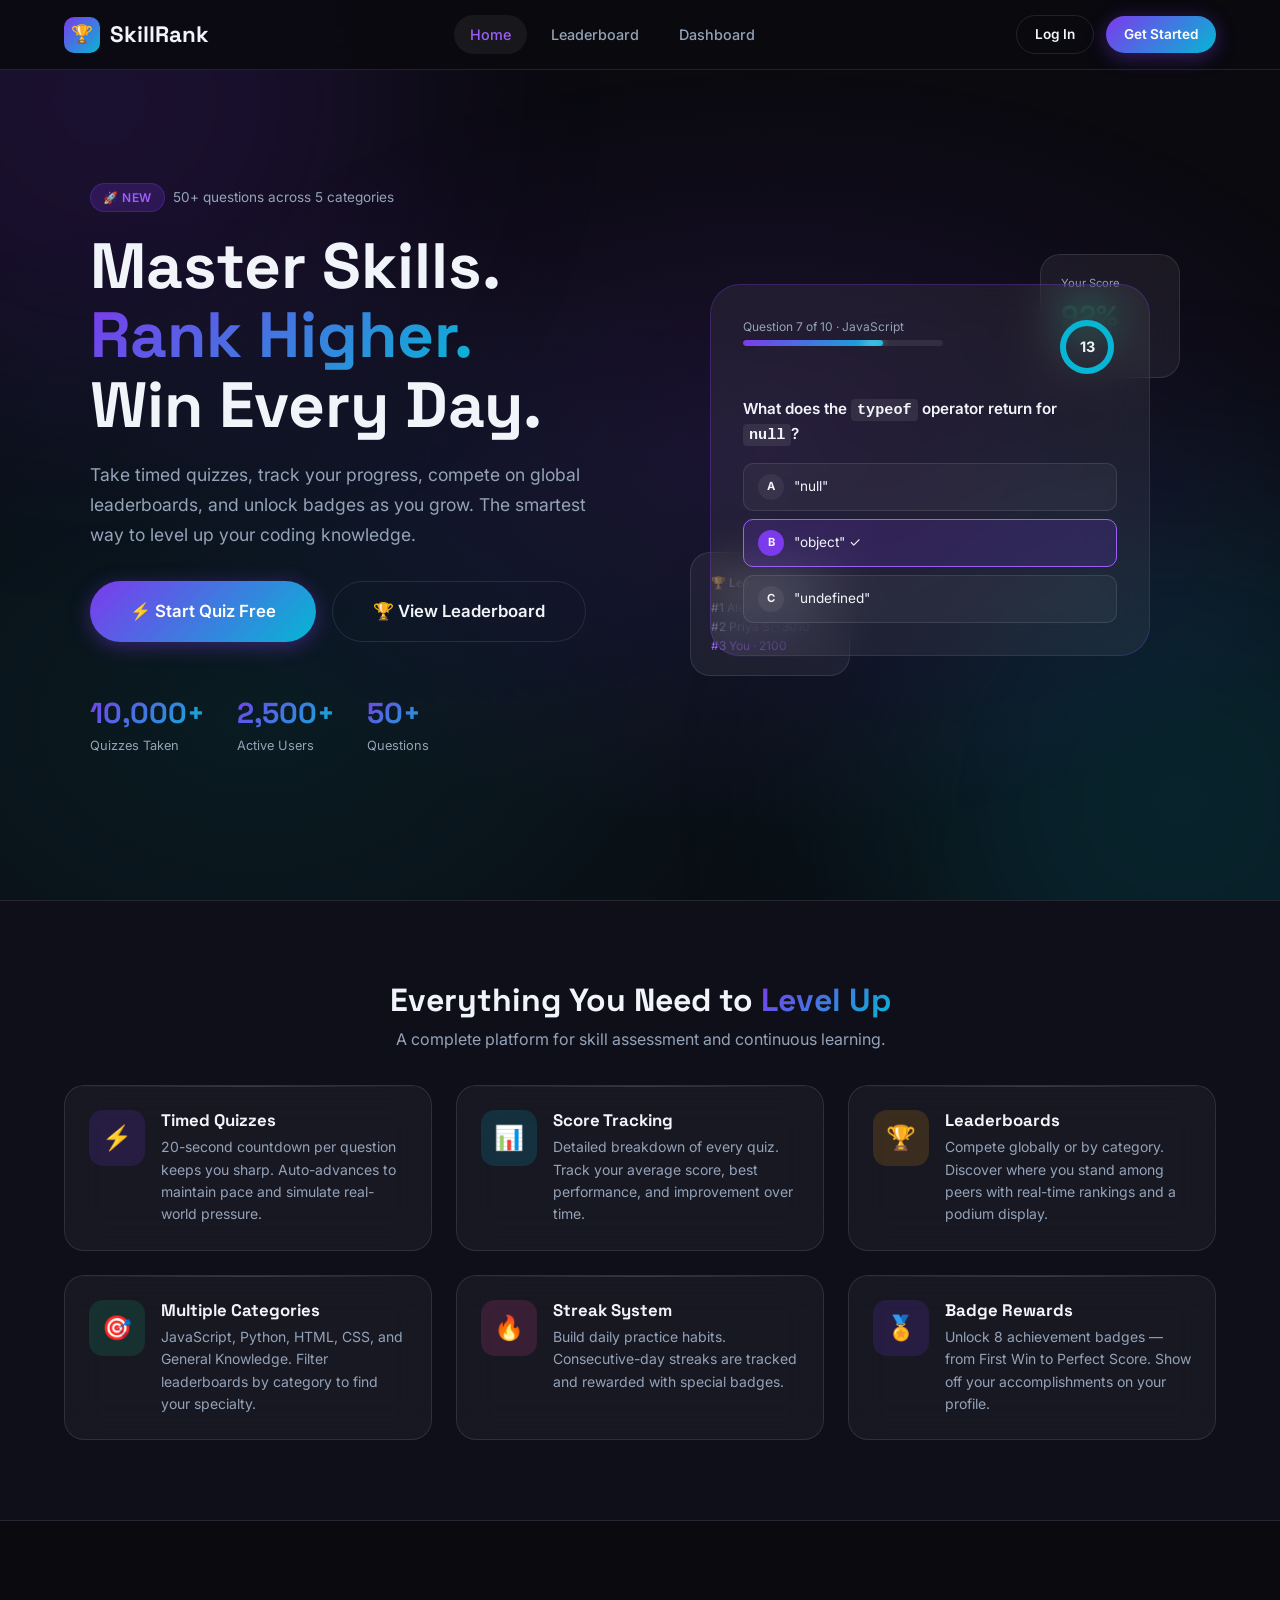
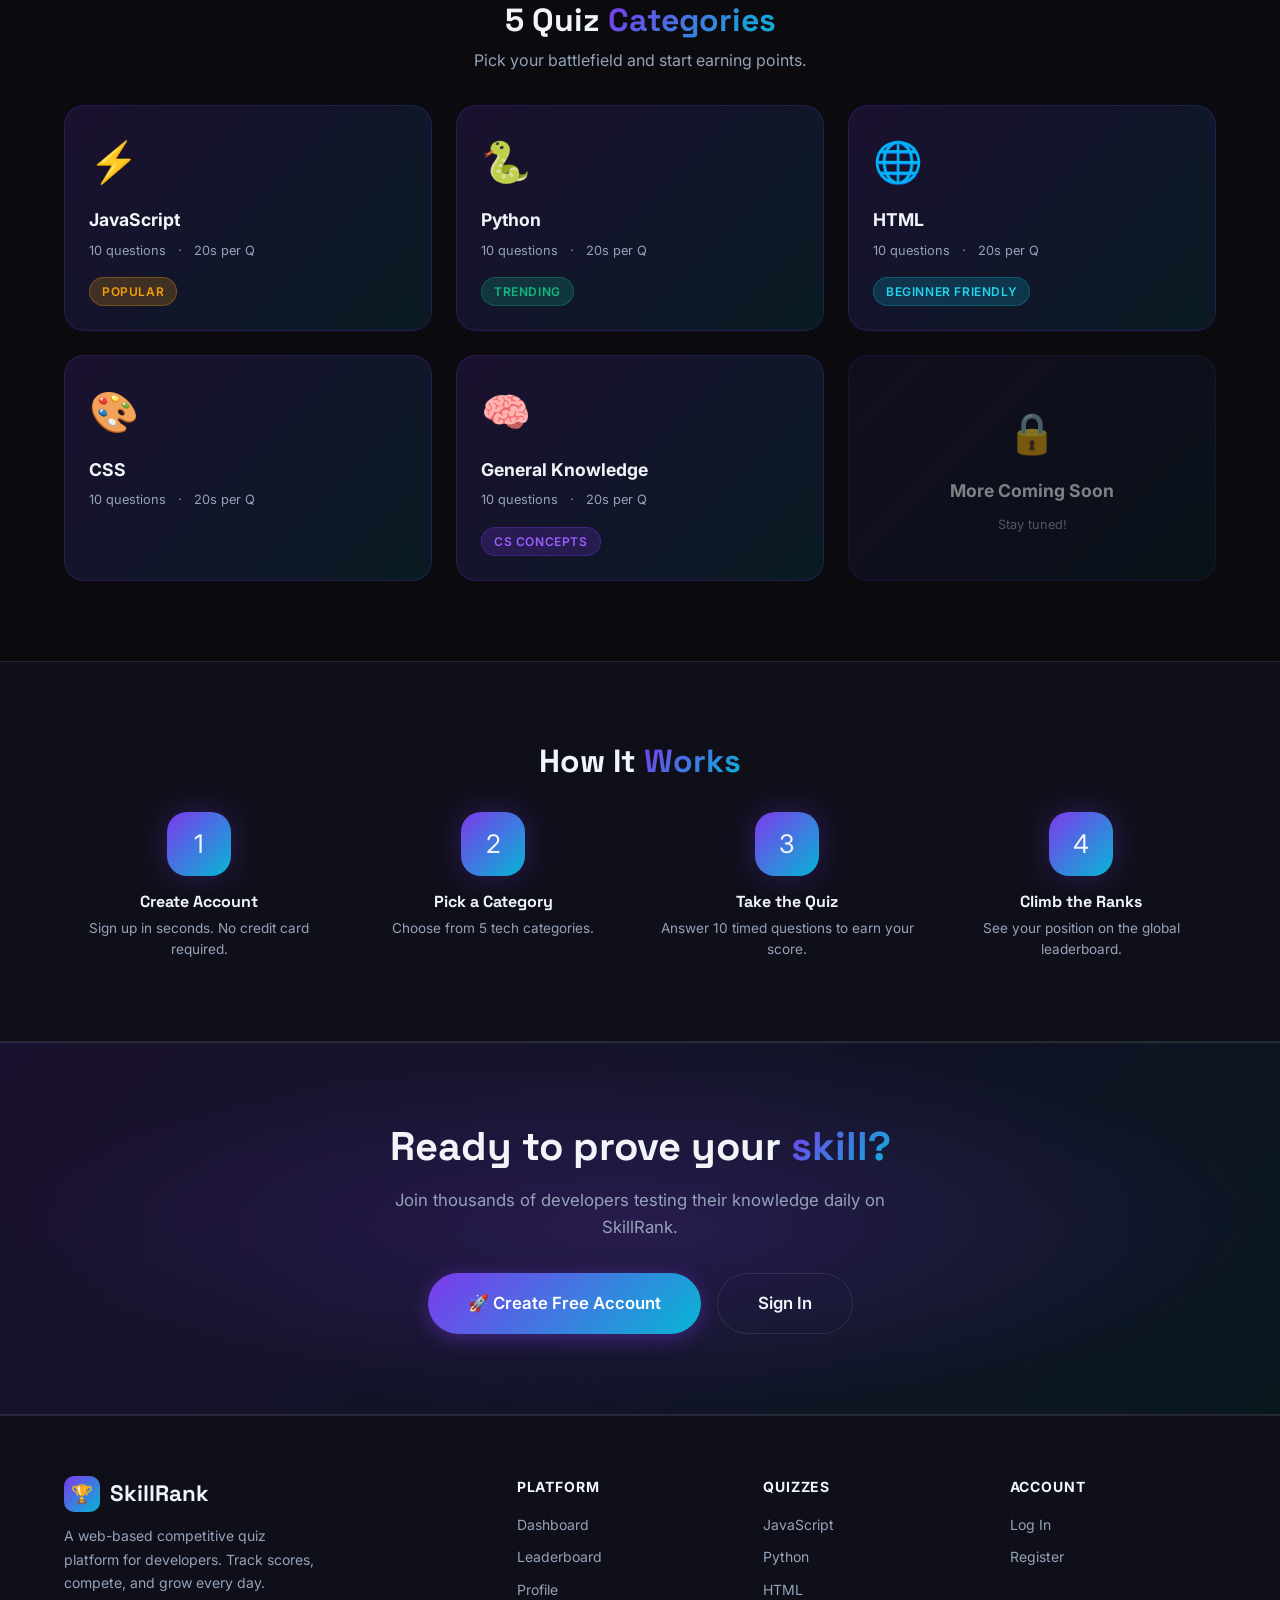
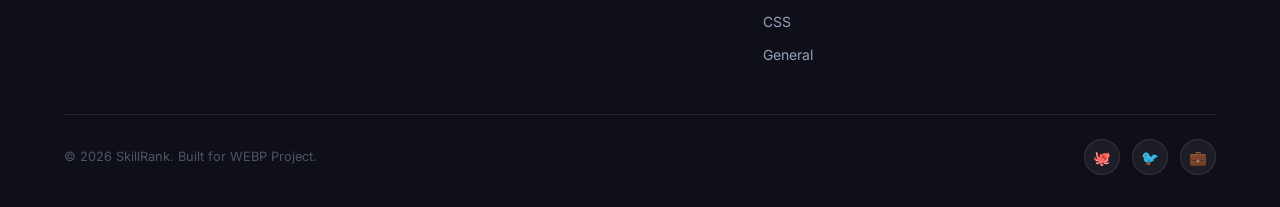
<file: index.html>
<!DOCTYPE html>
<html lang="en">
<head>
  <meta charset="UTF-8"/>
  <meta name="viewport" content="width=device-width, initial-scale=1.0"/>
  <title>SkillRank – Quiz Platform | Level Up Your Knowledge</title>
  <meta name="description" content="SkillRank is a competitive quiz platform. Take timed quizzes, track your scores, climb the leaderboard, and master new skills."/>
  <link rel="icon" href="data:image/svg+xml,<svg xmlns='http://www.w3.org/2000/svg' viewBox='0 0 100 100'><text y='.9em' font-size='90'>🏆</text></svg>"/>
  <link rel="stylesheet" href="css/style.css"/>
  <link rel="stylesheet" href="css/animations.css"/>
</head>
<body>
  <!-- Background blobs -->
  <div class="bg-blob blob-1"></div>
  <div class="bg-blob blob-2"></div>

  <!-- Navbar -->
  <nav class="navbar">
    <div class="container">
      <a href="index.html" class="nav-logo">
        <div class="logo-icon">🏆</div>
        SkillRank
      </a>
      <div class="nav-links">
        <a href="index.html"       class="nav-link active">Home</a>
        <a href="leaderboard.html" class="nav-link">Leaderboard</a>
        <a href="dashboard.html"   class="nav-link">Dashboard</a>
      </div>
      <div class="nav-actions">
        <a href="login.html"    class="btn btn-secondary btn-sm">Log In</a>
        <a href="register.html" class="btn btn-primary  btn-sm">Get Started</a>
        <button class="hamburger" id="hamburger" aria-label="Menu">
          <span></span><span></span><span></span>
        </button>
      </div>
    </div>
  </nav>
  <div class="mobile-menu" id="mobile-menu">
    <a href="index.html"       class="nav-link">Home</a>
    <a href="leaderboard.html" class="nav-link">Leaderboard</a>
    <a href="dashboard.html"   class="nav-link">Dashboard</a>
    <div style="display:flex;gap:10px;margin-top:8px">
      <a href="login.html"    class="btn btn-secondary btn-sm" style="flex:1">Log In</a>
      <a href="register.html" class="btn btn-primary  btn-sm" style="flex:1">Sign Up</a>
    </div>
  </div>

  <main>
    <!-- ═══ HERO ═══ -->
    <section class="hero">
      <div class="container">
        <div class="hero-grid">
          <!-- Left -->
          <div>
            <div class="hero-label anim-fade-in-down">
              <span class="badge badge-purple">🚀 New</span>
              <span style="font-size:0.85rem;color:var(--text-secondary)">50+ questions across 5 categories</span>
            </div>
            <h1 class="hero-title anim-fade-in-up delay-1">
              Master Skills.<br/>
              <span class="gradient-text">Rank Higher.</span><br/>
              Win Every Day.
            </h1>
            <p class="hero-desc anim-fade-in-up delay-2">
              Take timed quizzes, track your progress, compete on global leaderboards, and unlock badges as you grow. The smartest way to level up your coding knowledge.
            </p>
            <div class="hero-actions anim-fade-in-up delay-3">
              <a href="register.html" class="btn btn-primary btn-lg anim-pulse-shadow">
                ⚡ Start Quiz Free
              </a>
              <a href="leaderboard.html" class="btn btn-secondary btn-lg">
                🏆 View Leaderboard
              </a>
            </div>
            <div class="hero-stats anim-fade-in-up delay-5">
              <div>
                <div class="hero-stat-val gradient-text" data-counter data-target="10000" data-suffix="+">0</div>
                <div class="hero-stat-label">Quizzes Taken</div>
              </div>
              <div>
                <div class="hero-stat-val gradient-text" data-counter data-target="2500" data-suffix="+">0</div>
                <div class="hero-stat-label">Active Users</div>
              </div>
              <div>
                <div class="hero-stat-val gradient-text" data-counter data-target="50" data-suffix="+">0</div>
                <div class="hero-stat-label">Questions</div>
              </div>
            </div>
          </div>

          <!-- Right: Visual -->
          <div class="hero-visual anim-fade-in-right delay-3">
            <div style="position:relative;max-width:440px;margin:0 auto">
              <!-- Main card -->
              <div class="main-hero-card" style="border-color:rgba(124,58,237,0.3)">
                <div style="display:flex;justify-content:space-between;align-items:start;margin-bottom:20px">
                  <div>
                    <div style="font-size:0.75rem;color:var(--text-secondary);margin-bottom:4px">Question 7 of 10 · JavaScript</div>
                    <div class="progress-bar" style="width:200px"><div class="progress-fill" style="width:70%"></div></div>
                  </div>
                  <div class="timer-ring" style="width:60px;height:60px">
                    <svg width="60" height="60" viewBox="0 0 60 60">
                      <circle class="ring-bg"   cx="30" cy="30" r="24" stroke-width="4"/>
                      <circle class="ring-fill"  cx="30" cy="30" r="24" stroke-width="4" stroke-dasharray="151" stroke-dashoffset="68" style="stroke:var(--cyan)"/>
                    </svg>
                    <div class="timer-text"><span style="font-size:0.9rem;font-weight:700">13</span></div>
                  </div>
                </div>
                <div style="font-weight:600;margin-bottom:16px;font-size:0.95rem">What does the <code style="background:rgba(255,255,255,0.08);padding:2px 6px;border-radius:4px">typeof</code> operator return for <code style="background:rgba(255,255,255,0.08);padding:2px 6px;border-radius:4px">null</code>?</div>
                <div style="display:flex;flex-direction:column;gap:8px">
                  <div style="padding:10px 14px;background:rgba(255,255,255,0.04);border:1px solid var(--glass-border);border-radius:10px;font-size:0.85rem;display:flex;align-items:center;gap:10px">
                    <span style="width:26px;height:26px;border-radius:50%;background:var(--glass);display:flex;align-items:center;justify-content:center;font-size:0.7rem;font-weight:700">A</span>"null"
                  </div>
                  <div style="padding:10px 14px;background:rgba(124,58,237,0.18);border:1px solid var(--purple-light);border-radius:10px;font-size:0.85rem;display:flex;align-items:center;gap:10px">
                    <span style="width:26px;height:26px;border-radius:50%;background:var(--purple);display:flex;align-items:center;justify-content:center;font-size:0.7rem;font-weight:700">B</span>"object" ✓
                  </div>
                  <div style="padding:10px 14px;background:rgba(255,255,255,0.04);border:1px solid var(--glass-border);border-radius:10px;font-size:0.85rem;display:flex;align-items:center;gap:10px">
                    <span style="width:26px;height:26px;border-radius:50%;background:var(--glass);display:flex;align-items:center;justify-content:center;font-size:0.7rem;font-weight:700">C</span>"undefined"
                  </div>
                </div>
              </div>

              <!-- Floating cards -->
              <div class="floating-card" style="top:-30px;right:-30px;min-width:140px;animation:float 4s ease-in-out infinite">
                <div style="font-size:0.7rem;color:var(--text-secondary)">Your Score</div>
                <div style="font-size:1.8rem;font-weight:800;font-family:var(--font-display);color:var(--green)">92%</div>
                <div style="font-size:0.7rem;color:var(--green)">↑ Top 5%</div>
              </div>
              <div class="floating-card" style="bottom:-20px;left:-20px;min-width:160px;animation:float 4s ease-in-out -2s infinite">
                <div style="font-size:0.75rem;font-weight:600;margin-bottom:6px">🏆 Leaderboard</div>
                <div style="font-size:0.75rem;color:var(--text-secondary)">#1 Alex J. · 3780</div>
                <div style="font-size:0.75rem;color:var(--text-secondary)">#2 Priya S. · 3010</div>
                <div style="font-size:0.75rem;color:var(--purple-light)">#3 You · 2100</div>
              </div>
            </div>
          </div>
        </div>
      </div>
    </section>

    <!-- ═══ FEATURES ═══ -->
    <section class="section" style="background:var(--bg-secondary);border-top:1px solid var(--glass-border);border-bottom:1px solid var(--glass-border)">
      <div class="container">
        <div class="text-center mb-3 reveal">
          <h2 class="section-title">Everything You Need to <span class="gradient-text">Level Up</span></h2>
          <p class="section-sub">A complete platform for skill assessment and continuous learning.</p>
        </div>
        <div class="grid-3 mt-4">
          <div class="card reveal delay-1">
            <div class="feature-item">
              <div class="feature-icon" style="background:rgba(124,58,237,0.15)">⚡</div>
              <div>
                <h3 style="font-size:1.05rem;margin-bottom:6px">Timed Quizzes</h3>
                <p style="font-size:0.875rem;color:var(--text-secondary)">20-second countdown per question keeps you sharp. Auto-advances to maintain pace and simulate real-world pressure.</p>
              </div>
            </div>
          </div>
          <div class="card reveal delay-2">
            <div class="feature-item">
              <div class="feature-icon" style="background:rgba(6,182,212,0.15)">📊</div>
              <div>
                <h3 style="font-size:1.05rem;margin-bottom:6px">Score Tracking</h3>
                <p style="font-size:0.875rem;color:var(--text-secondary)">Detailed breakdown of every quiz. Track your average score, best performance, and improvement over time.</p>
              </div>
            </div>
          </div>
          <div class="card reveal delay-3">
            <div class="feature-item">
              <div class="feature-icon" style="background:rgba(245,158,11,0.15)">🏆</div>
              <div>
                <h3 style="font-size:1.05rem;margin-bottom:6px">Leaderboards</h3>
                <p style="font-size:0.875rem;color:var(--text-secondary)">Compete globally or by category. Discover where you stand among peers with real-time rankings and a podium display.</p>
              </div>
            </div>
          </div>
          <div class="card reveal delay-4">
            <div class="feature-item">
              <div class="feature-icon" style="background:rgba(16,185,129,0.15)">🎯</div>
              <div>
                <h3 style="font-size:1.05rem;margin-bottom:6px">Multiple Categories</h3>
                <p style="font-size:0.875rem;color:var(--text-secondary)">JavaScript, Python, HTML, CSS, and General Knowledge. Filter leaderboards by category to find your specialty.</p>
              </div>
            </div>
          </div>
          <div class="card reveal delay-5">
            <div class="feature-item">
              <div class="feature-icon" style="background:rgba(236,72,153,0.15)">🔥</div>
              <div>
                <h3 style="font-size:1.05rem;margin-bottom:6px">Streak System</h3>
                <p style="font-size:0.875rem;color:var(--text-secondary)">Build daily practice habits. Consecutive-day streaks are tracked and rewarded with special badges.</p>
              </div>
            </div>
          </div>
          <div class="card reveal delay-6">
            <div class="feature-item">
              <div class="feature-icon" style="background:rgba(124,58,237,0.15)">🏅</div>
              <div>
                <h3 style="font-size:1.05rem;margin-bottom:6px">Badge Rewards</h3>
                <p style="font-size:0.875rem;color:var(--text-secondary)">Unlock 8 achievement badges — from First Win to Perfect Score. Show off your accomplishments on your profile.</p>
              </div>
            </div>
          </div>
        </div>
      </div>
    </section>

    <!-- ═══ CATEGORIES ═══ -->
    <section class="section">
      <div class="container">
        <div class="text-center mb-3 reveal">
          <h2 class="section-title">5 Quiz <span class="gradient-text">Categories</span></h2>
          <p class="section-sub">Pick your battlefield and start earning points.</p>
        </div>
        <div class="grid-3 mt-4 reveal">
          <a href="quiz.html?cat=javascript" class="quiz-card">
            <div class="quiz-card-icon">⚡</div>
            <div class="quiz-card-title">JavaScript</div>
            <div class="quiz-card-meta">
              <span>10 questions</span>·<span>20s per Q</span>
            </div>
            <div class="mt-2"><span class="badge badge-amber">Popular</span></div>
          </a>
          <a href="quiz.html?cat=python" class="quiz-card">
            <div class="quiz-card-icon">🐍</div>
            <div class="quiz-card-title">Python</div>
            <div class="quiz-card-meta"><span>10 questions</span>·<span>20s per Q</span></div>
            <div class="mt-2"><span class="badge badge-green">Trending</span></div>
          </a>
          <a href="quiz.html?cat=html" class="quiz-card">
            <div class="quiz-card-icon">🌐</div>
            <div class="quiz-card-title">HTML</div>
            <div class="quiz-card-meta"><span>10 questions</span>·<span>20s per Q</span></div>
            <div class="mt-2"><span class="badge badge-cyan">Beginner Friendly</span></div>
          </a>
          <a href="quiz.html?cat=css" class="quiz-card">
            <div class="quiz-card-icon">🎨</div>
            <div class="quiz-card-title">CSS</div>
            <div class="quiz-card-meta"><span>10 questions</span>·<span>20s per Q</span></div>
          </a>
          <a href="quiz.html?cat=general" class="quiz-card">
            <div class="quiz-card-icon">🧠</div>
            <div class="quiz-card-title">General Knowledge</div>
            <div class="quiz-card-meta"><span>10 questions</span>·<span>20s per Q</span></div>
            <div class="mt-2"><span class="badge badge-purple">CS Concepts</span></div>
          </a>
          <div class="quiz-card" style="display:flex;flex-direction:column;align-items:center;justify-content:center;opacity:0.5;cursor:not-allowed">
            <div class="quiz-card-icon">🔒</div>
            <div class="quiz-card-title" style="text-align:center">More Coming Soon</div>
            <div style="font-size:0.8rem;color:var(--text-secondary);text-align:center;margin-top:4px">Stay tuned!</div>
          </div>
        </div>
      </div>
    </section>

    <!-- ═══ HOW IT WORKS ═══ -->
    <section class="section" style="background:var(--bg-secondary);border-top:1px solid var(--glass-border);border-bottom:1px solid var(--glass-border)">
      <div class="container">
        <div class="text-center mb-3 reveal">
          <h2 class="section-title">How It <span class="gradient-text">Works</span></h2>
        </div>
        <div class="grid-4 mt-4">
          <div class="text-center reveal delay-1">
            <div style="width:64px;height:64px;border-radius:var(--radius-lg);background:var(--gradient-main);display:flex;align-items:center;justify-content:center;font-size:1.6rem;margin:0 auto 16px;box-shadow:var(--shadow-glow)">1</div>
            <h3 style="font-size:1rem;margin-bottom:6px">Create Account</h3>
            <p style="font-size:0.85rem;color:var(--text-secondary)">Sign up in seconds. No credit card required.</p>
          </div>
          <div class="text-center reveal delay-2">
            <div style="width:64px;height:64px;border-radius:var(--radius-lg);background:var(--gradient-main);display:flex;align-items:center;justify-content:center;font-size:1.6rem;margin:0 auto 16px;box-shadow:var(--shadow-glow)">2</div>
            <h3 style="font-size:1rem;margin-bottom:6px">Pick a Category</h3>
            <p style="font-size:0.85rem;color:var(--text-secondary)">Choose from 5 tech categories.</p>
          </div>
          <div class="text-center reveal delay-3">
            <div style="width:64px;height:64px;border-radius:var(--radius-lg);background:var(--gradient-main);display:flex;align-items:center;justify-content:center;font-size:1.6rem;margin:0 auto 16px;box-shadow:var(--shadow-glow)">3</div>
            <h3 style="font-size:1rem;margin-bottom:6px">Take the Quiz</h3>
            <p style="font-size:0.85rem;color:var(--text-secondary)">Answer 10 timed questions to earn your score.</p>
          </div>
          <div class="text-center reveal delay-4">
            <div style="width:64px;height:64px;border-radius:var(--radius-lg);background:var(--gradient-main);display:flex;align-items:center;justify-content:center;font-size:1.6rem;margin:0 auto 16px;box-shadow:var(--shadow-glow)">4</div>
            <h3 style="font-size:1rem;margin-bottom:6px">Climb the Ranks</h3>
            <p style="font-size:0.85rem;color:var(--text-secondary)">See your position on the global leaderboard.</p>
          </div>
        </div>
      </div>
    </section>

    <!-- ═══ CTA ═══ -->
    <section class="section cta-section">
      <div class="container text-center reveal">
        <h2 style="font-size:2.5rem;font-weight:900;margin-bottom:16px">Ready to prove your <span class="gradient-text">skill?</span></h2>
        <p style="color:var(--text-secondary);font-size:1.05rem;max-width:500px;margin:0 auto 32px">Join thousands of developers testing their knowledge daily on SkillRank.</p>
        <div style="display:flex;gap:16px;justify-content:center;flex-wrap:wrap">
          <a href="register.html" class="btn btn-primary btn-lg">🚀 Create Free Account</a>
          <a href="login.html"    class="btn btn-secondary btn-lg">Sign In</a>
        </div>
      </div>
    </section>
  </main>

  <!-- ═══ FOOTER ═══ -->
  <footer class="footer">
    <div class="container">
      <div class="footer-grid">
        <div class="footer-brand">
          <div class="nav-logo" style="margin-bottom:12px">
            <div class="logo-icon">🏆</div> SkillRank
          </div>
          <p>A web-based competitive quiz platform for developers. Track scores, compete, and grow every day.</p>
        </div>
        <div>
          <div class="footer-col-title">Platform</div>
          <div class="footer-links">
            <a href="dashboard.html"   class="footer-link">Dashboard</a>
            <a href="leaderboard.html" class="footer-link">Leaderboard</a>
            <a href="profile.html"     class="footer-link">Profile</a>
          </div>
        </div>
        <div>
          <div class="footer-col-title">Quizzes</div>
          <div class="footer-links">
            <a href="quiz.html?cat=javascript" class="footer-link">JavaScript</a>
            <a href="quiz.html?cat=python"     class="footer-link">Python</a>
            <a href="quiz.html?cat=html"       class="footer-link">HTML</a>
            <a href="quiz.html?cat=css"        class="footer-link">CSS</a>
            <a href="quiz.html?cat=general"    class="footer-link">General</a>
          </div>
        </div>
        <div>
          <div class="footer-col-title">Account</div>
          <div class="footer-links">
            <a href="login.html"    class="footer-link">Log In</a>
            <a href="register.html" class="footer-link">Register</a>
          </div>
        </div>
      </div>
      <div class="footer-bottom">
        <span class="footer-copy">© 2026 SkillRank. Built for WEBP Project.</span>
        <div class="social-links">
          <a href="#" class="social-link">🐙</a>
          <a href="#" class="social-link">🐦</a>
          <a href="#" class="social-link">💼</a>
        </div>
      </div>
    </div>
  </footer>

  <div id="toast-container" class="toast-container"></div>
  <script src="js/main.js"></script>
</body>
</html>
</file>
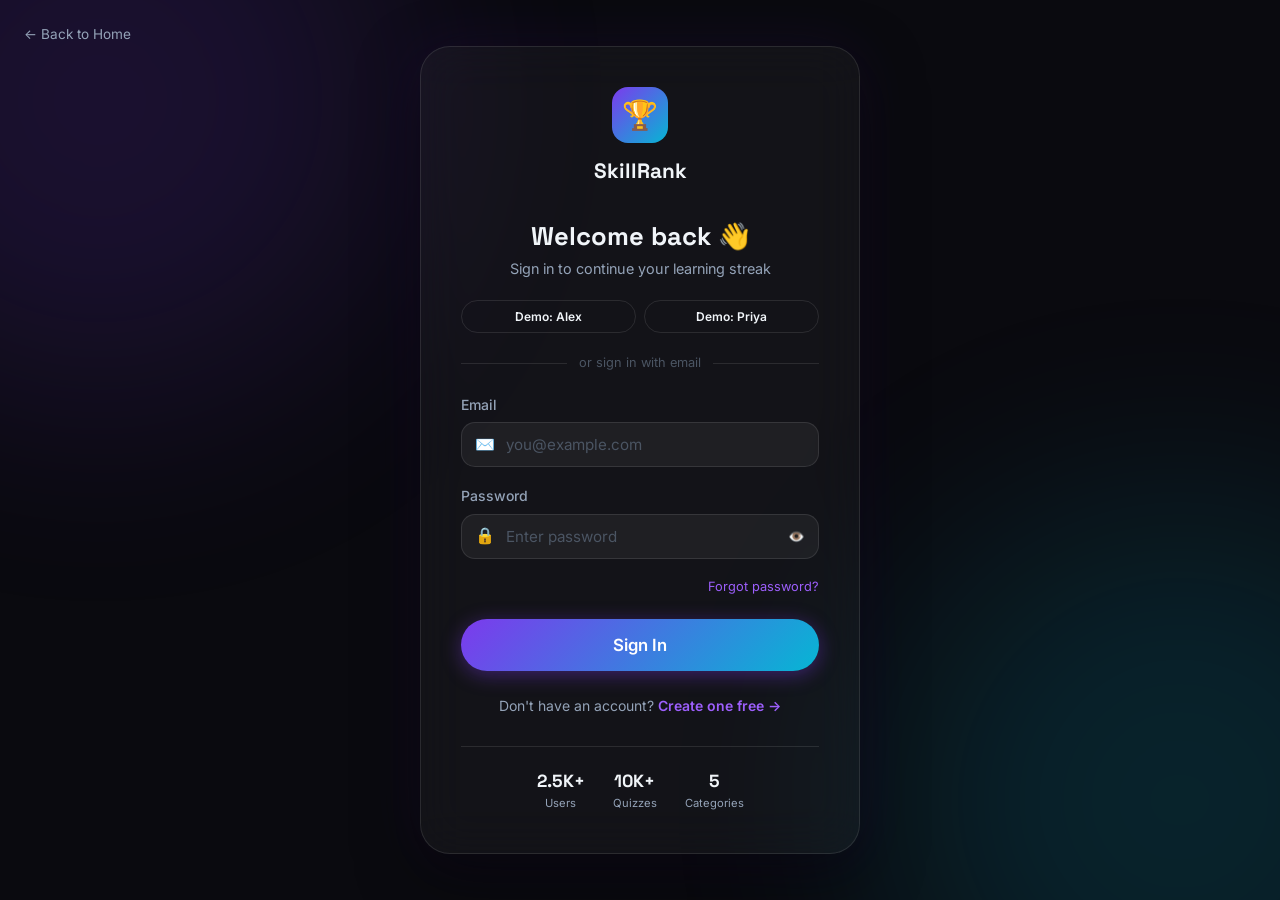
<file: dashboard.html>
<!DOCTYPE html>
<html lang="en">

<head>
    <meta charset="UTF-8" />
    <meta name="viewport" content="width=device-width, initial-scale=1.0" />
    <title>Dashboard – SkillRank</title>
    <meta name="description"
        content="Your SkillRank dashboard — stats, recent quizzes, weekly performance, and leaderboard preview." />
    <link rel="icon"
        href="data:image/svg+xml,<svg xmlns='http://www.w3.org/2000/svg' viewBox='0 0 100 100'><text y='.9em' font-size='90'>🏆</text></svg>" />
    <link rel="stylesheet" href="css/style.css" />
    <link rel="stylesheet" href="css/animations.css" />
    <style>
        /* ── Scoped layout reset — override global dash layout ── */
        body {
            overflow-x: hidden;
        }

        .page-wrap {
            display: flex;
            min-height: 100vh;
        }

        /* Sidebar */
        .db-sidebar {
            width: 220px;
            flex-shrink: 0;
            position: fixed;
            top: 0;
            left: 0;
            bottom: 0;
            background: rgba(10, 10, 15, 0.92);
            border-right: 1px solid var(--glass-border);
            backdrop-filter: blur(20px);
            display: flex;
            flex-direction: column;
            padding: 0 14px;
            overflow-y: auto;
            z-index: 100;
        }

        /* Main area */
        .db-main {
            margin-left: 220px;
            flex: 1;
            min-width: 0;
            /* prevent overflow */
            padding: 36px 40px 60px;
        }

        /* Stat cards — icon + text side by side */
        .stats-row {
            display: grid;
            grid-template-columns: repeat(4, 1fr);
            gap: 18px;
            margin-bottom: 32px;
        }

        .scard {
            display: flex;
            align-items: center;
            gap: 14px;
            padding: 20px 18px;
            background: var(--bg-card);
            border: 1px solid var(--glass-border);
            border-radius: var(--radius-lg);
            backdrop-filter: blur(12px);
            transition: var(--transition);
        }

        .scard:hover {
            background: var(--bg-card-hover);
            transform: translateY(-2px);
        }

        .scard-icon {
            width: 48px;
            height: 48px;
            border-radius: 12px;
            display: flex;
            align-items: center;
            justify-content: center;
            font-size: 1.3rem;
            flex-shrink: 0;
        }

        .scard-val {
            font-size: 1.65rem;
            font-weight: 800;
            font-family: var(--font-display);
            line-height: 1;
        }

        .scard-lbl {
            font-size: 0.78rem;
            color: var(--text-secondary);
            margin-top: 3px;
        }

        /* Category cards */
        .cats-row {
            display: grid;
            grid-template-columns: repeat(5, 1fr);
            gap: 14px;
            margin-bottom: 32px;
        }

        .ccat {
            display: flex;
            flex-direction: column;
            align-items: center;
            padding: 22px 10px 18px;
            background: var(--bg-card);
            border: 1px solid var(--glass-border);
            border-radius: var(--radius-lg);
            text-decoration: none;
            gap: 8px;
            text-align: center;
            transition: var(--transition);
            position: relative;
            overflow: hidden;
            cursor: pointer;
        }

        .ccat::after {
            content: '';
            position: absolute;
            bottom: 0;
            left: 0;
            right: 0;
            height: 2px;
            background: var(--gradient-main);
            transform: scaleX(0);
            transform-origin: left;
            transition: transform var(--transition);
        }

        .ccat:hover {
            background: var(--bg-card-hover);
            transform: translateY(-4px);
            box-shadow: var(--shadow-glow);
            border-color: rgba(124, 58, 237, 0.35);
        }

        .ccat:hover::after {
            transform: scaleX(1);
        }

        .ccat-icon {
            font-size: 2rem;
        }

        .ccat-name {
            font-size: 0.85rem;
            font-weight: 700;
            color: var(--text-primary);
        }

        .ccat-meta {
            font-size: 0.7rem;
            color: var(--text-secondary);
        }

        /* Mid section */
        .mid-row {
            display: grid;
            grid-template-columns: 1.2fr 1fr;
            gap: 24px;
            align-items: start;
        }

        .right-col {
            display: flex;
            flex-direction: column;
            gap: 20px;
        }

        /* Recent quiz row */
        .qrow {
            display: flex;
            align-items: center;
            gap: 14px;
            padding: 14px 16px;
            border-radius: 12px;
            background: rgba(255, 255, 255, 0.03);
            border: 1px solid rgba(255, 255, 255, 0.05);
            margin-bottom: 9px;
            transition: 0.2s;
        }

        .qrow:hover {
            background: rgba(255, 255, 255, 0.06);
        }

        .qrow:last-child {
            margin-bottom: 0;
        }

        /* ── Responsive ── */
        @media (max-width: 1100px) {
            .stats-row {
                grid-template-columns: repeat(2, 1fr);
            }

            .cats-row {
                grid-template-columns: repeat(3, 1fr);
            }
        }

        @media (max-width: 900px) {
            .mid-row {
                grid-template-columns: 1fr;
            }
        }

        @media (max-width: 768px) {
            .db-sidebar {
                display: none;
            }

            .db-main {
                margin-left: 0;
                padding: 20px 16px 80px;
            }

            .stats-row {
                grid-template-columns: repeat(2, 1fr);
            }

            .cats-row {
                grid-template-columns: repeat(2, 1fr);
            }
        }
    </style>
</head>

<body>
    <div class="bg-blob blob-1" style="opacity:0.07"></div>
    <div class="bg-blob blob-2" style="opacity:0.05"></div>

    <div class="page-wrap">

        <!-- ═══ SIDEBAR ═══ -->
        <aside class="db-sidebar">
            <div class="sidebar-logo">
                <div class="logo-icon"
                    style="background:var(--gradient-main);width:30px;height:30px;border-radius:8px;display:flex;align-items:center;justify-content:center;font-size:0.95rem">
                    🏆</div>
                SkillRank
            </div>

            <div class="sidebar-section">Main</div>
            <a href="dashboard.html" class="sidebar-link active"><span class="icon">📊</span> Dashboard</a>
            <a href="leaderboard.html" class="sidebar-link"><span class="icon">🏆</span> Leaderboard</a>
            <a href="profile.html" class="sidebar-link"><span class="icon">👤</span> Profile</a>

            <div class="sidebar-section">Quizzes</div>
            <a href="quiz.html?cat=javascript" class="sidebar-link"><span class="icon">⚡</span> JavaScript</a>
            <a href="quiz.html?cat=python" class="sidebar-link"><span class="icon">🐍</span> Python</a>
            <a href="quiz.html?cat=html" class="sidebar-link"><span class="icon">🌐</span> HTML</a>
            <a href="quiz.html?cat=css" class="sidebar-link"><span class="icon">🎨</span> CSS</a>
            <a href="quiz.html?cat=general" class="sidebar-link"><span class="icon">🧠</span> General</a>

            <div class="sidebar-footer">
                <div class="sidebar-user">
                    <div class="avatar" id="dash-avatar"
                        style="width:36px;height:36px;font-size:0.9rem;background:var(--gradient-main)">U</div>
                    <div class="sidebar-user-info">
                        <div class="sidebar-user-name" id="sidebar-user-name">Loading…</div>
                        <div class="sidebar-user-role" id="sidebar-user-role">member</div>
                    </div>
                </div>
                <button data-logout class="btn btn-ghost btn-full mt-2"
                    style="justify-content:flex-start;gap:8px;color:var(--text-secondary)">
                    🚪 Sign Out
                </button>
            </div>
        </aside>

        <!-- ═══ MAIN CONTENT ═══ -->
        <main class="db-main">

            <!-- Header -->
            <div class="flex-between anim-fade-in-down" style="margin-bottom:32px;flex-wrap:wrap;gap:12px">
                <div>
                    <div style="font-size:0.9rem;color:var(--text-secondary);margin-bottom:2px" id="greeting">Good
                        afternoon,</div>
                    <h1 style="font-size:2rem;font-weight:800;font-family:var(--font-display);line-height:1.15"
                        id="dash-name">User</h1>
                    <div style="font-size:0.8rem;color:var(--text-muted);margin-top:4px" id="dash-joined"></div>
                </div>
                <a href="quiz.html" class="btn btn-primary btn-lg anim-pulse-shadow">⚡ Start a Quiz</a>
            </div>

            <!-- Stats -->
            <div class="stats-row anim-fade-in-up delay-1">
                <div class="scard">
                    <div class="scard-icon" style="background:rgba(124,58,237,0.15)">📝</div>
                    <div>
                        <div class="scard-val gradient-text" id="stat-quizzes">—</div>
                        <div class="scard-lbl">Quizzes Taken</div>
                    </div>
                </div>
                <div class="scard">
                    <div class="scard-icon" style="background:rgba(6,182,212,0.15)">📊</div>
                    <div>
                        <div class="scard-val gradient-text" id="stat-avg">—</div>
                        <div class="scard-lbl">Average Score</div>
                    </div>
                </div>
                <div class="scard">
                    <div class="scard-icon" style="background:rgba(16,185,129,0.15)">🏆</div>
                    <div>
                        <div class="scard-val gradient-text" id="stat-best">—</div>
                        <div class="scard-lbl">Best Score</div>
                    </div>
                </div>
                <div class="scard">
                    <div class="scard-icon" style="background:rgba(245,158,11,0.15)">🔥</div>
                    <div>
                        <div class="scard-val gradient-text" id="stat-streak">—</div>
                        <div class="scard-lbl">Practice Streak</div>
                    </div>
                </div>
            </div>

            <!-- Categories -->
            <div class="anim-fade-in-up delay-2" style="margin-bottom:32px">
                <div class="flex-between" style="margin-bottom:14px">
                    <h2 style="font-size:1.05rem;font-weight:700">🎯 Pick a Quiz Category</h2>
                </div>
                <div class="cats-row">
                    <a href="quiz.html?cat=javascript" class="ccat">
                        <div class="ccat-icon">⚡</div>
                        <div class="ccat-name">JavaScript</div>
                        <div class="ccat-meta">10 Qs · 20s each</div>
                        <span class="badge badge-amber" style="font-size:0.62rem;margin-top:2px">Popular</span>
                    </a>
                    <a href="quiz.html?cat=python" class="ccat">
                        <div class="ccat-icon">🐍</div>
                        <div class="ccat-name">Python</div>
                        <div class="ccat-meta">10 Qs · 20s each</div>
                        <span class="badge badge-green" style="font-size:0.62rem;margin-top:2px">Trending</span>
                    </a>
                    <a href="quiz.html?cat=html" class="ccat">
                        <div class="ccat-icon">🌐</div>
                        <div class="ccat-name">HTML</div>
                        <div class="ccat-meta">10 Qs · 20s each</div>
                        <span class="badge badge-cyan" style="font-size:0.62rem;margin-top:2px">Beginner</span>
                    </a>
                    <a href="quiz.html?cat=css" class="ccat">
                        <div class="ccat-icon">🎨</div>
                        <div class="ccat-name">CSS</div>
                        <div class="ccat-meta">10 Qs · 20s each</div>
                        <span style="height:20px;margin-top:2px"></span>
                    </a>
                    <a href="quiz.html?cat=general" class="ccat">
                        <div class="ccat-icon">🧠</div>
                        <div class="ccat-name">General</div>
                        <div class="ccat-meta">10 Qs · 20s each</div>
                        <span class="badge badge-purple" style="font-size:0.62rem;margin-top:2px">CS Concepts</span>
                    </a>
                </div>
            </div>

            <!-- Mid: Recent + Chart/Leaderboard -->
            <div class="mid-row anim-fade-in-up delay-3">

                <!-- Left: Recent quizzes -->
                <div>
                    <div class="flex-between" style="margin-bottom:14px">
                        <h2 style="font-size:1.05rem;font-weight:700">📋 Recent Quizzes</h2>
                        <a href="profile.html" class="btn btn-ghost btn-sm">View All →</a>
                    </div>
                    <div id="recent-history"></div>
                </div>

                <!-- Right: Chart + Leaderboard -->
                <div class="right-col">
                    <div class="card">
                        <div class="flex-between" style="margin-bottom:14px">
                            <h2 style="font-size:1rem;font-weight:700">📈 Weekly Activity</h2>
                            <span class="badge badge-purple">Last 7 days</span>
                        </div>
                        <div id="weekly-chart"></div>
                    </div>
                    <div class="card">
                        <div class="flex-between" style="margin-bottom:12px">
                            <h2 style="font-size:1rem;font-weight:700">🏆 Top Players</h2>
                            <a href="leaderboard.html" class="btn btn-ghost btn-sm">Full Board →</a>
                        </div>
                        <div id="lb-preview"></div>
                    </div>
                </div>

            </div>

        </main>

    </div><!-- /page-wrap -->

    <!-- Mobile bottom nav -->
    <div id="mob-nav"
        style="display:none;position:fixed;bottom:0;left:0;right:0;background:rgba(10,10,15,0.97);border-top:1px solid var(--glass-border);padding:10px 20px;justify-content:space-around;z-index:200">
        <a href="dashboard.html"
            style="display:flex;flex-direction:column;align-items:center;gap:2px;font-size:0.62rem;color:var(--purple-light)"><span
                style="font-size:1.25rem">📊</span>Home</a>
        <a href="leaderboard.html"
            style="display:flex;flex-direction:column;align-items:center;gap:2px;font-size:0.62rem;color:var(--text-secondary)"><span
                style="font-size:1.25rem">🏆</span>Ranks</a>
        <a href="quiz.html" style="display:flex;flex-direction:column;align-items:center;gap:2px;font-size:0.62rem">
            <div
                style="width:46px;height:46px;border-radius:50%;background:var(--gradient-main);display:flex;align-items:center;justify-content:center;font-size:1.15rem">
                ⚡</div>
        </a>
        <a href="profile.html"
            style="display:flex;flex-direction:column;align-items:center;gap:2px;font-size:0.62rem;color:var(--text-secondary)"><span
                style="font-size:1.25rem">👤</span>Profile</a>
        <button data-logout
            style="background:none;border:none;display:flex;flex-direction:column;align-items:center;gap:2px;font-size:0.62rem;color:var(--text-secondary)"><span
                style="font-size:1.25rem">🚪</span>Out</button>
    </div>

    <div id="toast-container" class="toast-container"></div>
    <script src="js/main.js"></script>
    <script src="js/dashboard.js"></script>
    <script>
        if (window.innerWidth <= 768) {
            document.getElementById('mob-nav').style.display = 'flex';
        }
    </script>
</body>

</html>
</file>
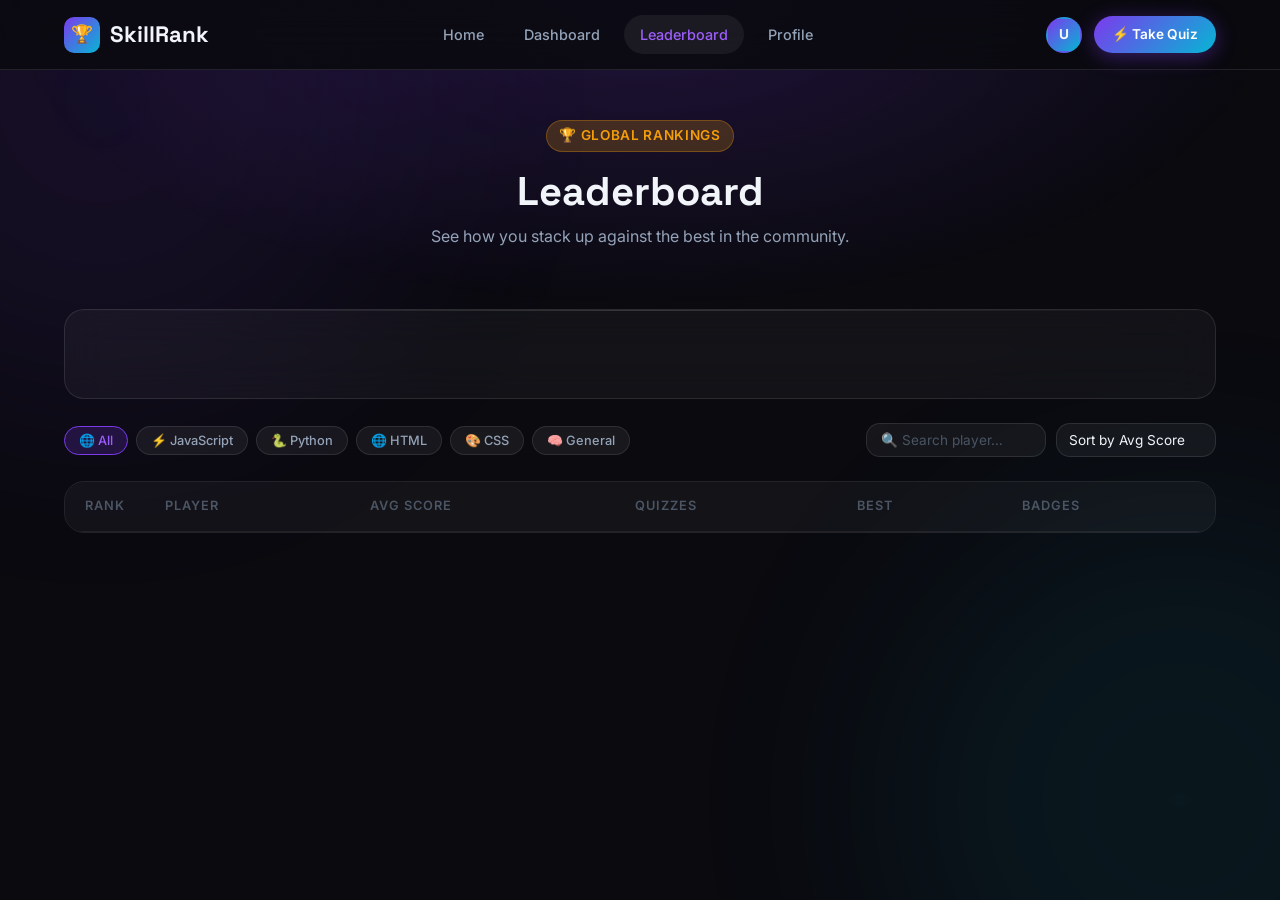
<file: leaderboard.html>
<!DOCTYPE html>
<html lang="en">

<head>
    <meta charset="UTF-8" />
    <meta name="viewport" content="width=device-width, initial-scale=1.0" />
    <title>Leaderboard – SkillRank</title>
    <meta name="description"
        content="Global quiz leaderboard on SkillRank — see top performers and compare your ranking." />
    <link rel="icon"
        href="data:image/svg+xml,<svg xmlns='http://www.w3.org/2000/svg' viewBox='0 0 100 100'><text y='.9em' font-size='90'>🏆</text></svg>" />
    <link rel="stylesheet" href="css/style.css" />
    <link rel="stylesheet" href="css/animations.css" />
</head>

<body>
    <div class="bg-blob blob-1" style="opacity:0.1"></div>
    <div class="bg-blob blob-2" style="opacity:0.08"></div>

    <!-- Navbar -->
    <nav class="navbar">
        <div class="container">
            <a href="index.html" class="nav-logo">
                <div class="logo-icon">🏆</div>SkillRank
            </a>
            <div class="nav-links">
                <a href="index.html" class="nav-link">Home</a>
                <a href="dashboard.html" class="nav-link">Dashboard</a>
                <a href="leaderboard.html" class="nav-link active">Leaderboard</a>
                <a href="profile.html" class="nav-link">Profile</a>
            </div>
            <div class="nav-actions">
                <div id="nav-avatar" class="nav-avatar">U</div>
                <a href="quiz.html" class="btn btn-primary btn-sm">⚡ Take Quiz</a>
                <button class="hamburger" id="hamburger"><span></span><span></span><span></span></button>
            </div>
        </div>
    </nav>
    <div class="mobile-menu" id="mobile-menu">
        <a href="index.html" class="nav-link">Home</a>
        <a href="dashboard.html" class="nav-link">Dashboard</a>
        <a href="leaderboard.html" class="nav-link active">Leaderboard</a>
        <a href="profile.html" class="nav-link">Profile</a>
    </div>

    <div class="page-header">
        <div class="container text-center">
            <div class="badge badge-amber anim-fade-in-down" style="margin-bottom:16px;font-size:0.85rem">🏆 Global
                Rankings</div>
            <h1 class="section-title anim-fade-in-up" style="font-size:2.5rem">Leaderboard</h1>
            <p class="section-sub anim-fade-in-up delay-1">See how you stack up against the best in the community.</p>
        </div>
    </div>

    <div class="container" style="padding-bottom:80px">

        <!-- Podium -->
        <div class="card mb-3 anim-scale-in" style="padding:0 24px 24px">
            <div class="podium" id="podium-wrap">
                <div class="podium-item podium-2" id="podium-2"></div>
                <div class="podium-item podium-1" id="podium-1"></div>
                <div class="podium-item podium-3" id="podium-3"></div>
            </div>
        </div>

        <!-- Filters -->
        <div class="flex-between mb-3 anim-fade-in-up" style="flex-wrap:wrap;gap:12px">
            <div class="tags">
                <button class="tag active" data-cat-filter="all">🌐 All</button>
                <button class="tag" data-cat-filter="javascript">⚡ JavaScript</button>
                <button class="tag" data-cat-filter="python">🐍 Python</button>
                <button class="tag" data-cat-filter="html">🌐 HTML</button>
                <button class="tag" data-cat-filter="css">🎨 CSS</button>
                <button class="tag" data-cat-filter="general">🧠 General</button>
            </div>
            <div style="display:flex;gap:10px;align-items:center;flex-wrap:wrap">
                <input id="lb-search" type="text" class="form-input" placeholder="🔍 Search player…"
                    style="width:180px;padding:8px 14px;font-size:0.85rem" />
                <select id="sort-select" class="form-select" style="width:160px;padding:8px 12px;font-size:0.85rem">
                    <option value="score">Sort by Avg Score</option>
                    <option value="quizzes">Sort by Quizzes</option>
                    <option value="best">Sort by Best Score</option>
                </select>
            </div>
        </div>

        <!-- Table -->
        <div class="table-wrapper anim-fade-in-up delay-2">
            <table>
                <thead>
                    <tr>
                        <th style="text-align:center;width:60px">Rank</th>
                        <th>Player</th>
                        <th>Avg Score</th>
                        <th>Quizzes</th>
                        <th>Best</th>
                        <th>Badges</th>
                    </tr>
                </thead>
                <tbody id="lb-table-body">
                    <tr>
                        <td colspan="6" style="text-align:center;padding:32px;color:var(--text-secondary)">Loading…</td>
                    </tr>
                </tbody>
            </table>
        </div>

        <!-- Your rank card -->
        <div class="card mt-3 anim-fade-in-up delay-4" id="your-rank-card"
            style="display:none;border-color:rgba(124,58,237,0.3)">
            <div style="font-size:0.85rem;color:var(--text-secondary);margin-bottom:4px">📍 Your Position</div>
            <div id="your-rank-info"></div>
        </div>

    </div>

    <div id="toast-container" class="toast-container"></div>
    <script src="js/main.js"></script>
    <script src="js/leaderboard.js"></script>
    <script>
        document.addEventListener('DOMContentLoaded', () => {
            // Show current user's rank
            const user = SR.getCurrentUser();
            if (user) {
                const users = JSON.parse(localStorage.getItem('skillrank_users') || '[]')
                    .sort((a, b) => (b.avgScore || 0) - (a.avgScore || 0));
                const rank = users.findIndex(u => u.id === user.id) + 1;
                if (rank > 0) {
                    document.getElementById('your-rank-card').style.display = 'block';
                    document.getElementById('your-rank-info').innerHTML = `
            <span style="font-size:1.2rem;font-weight:800;font-family:var(--font-display);color:var(--purple-light)">#${rank}</span>
            <span style="color:var(--text-secondary);font-size:0.875rem"> of ${users.length} players</span>
            ${rank === 1 ? '<span class="badge badge-amber" style="margin-left:8px">👑 #1 Champion</span>' : ''}
          `;
                }
            }
        });
    </script>
</body>

</html>
</file>
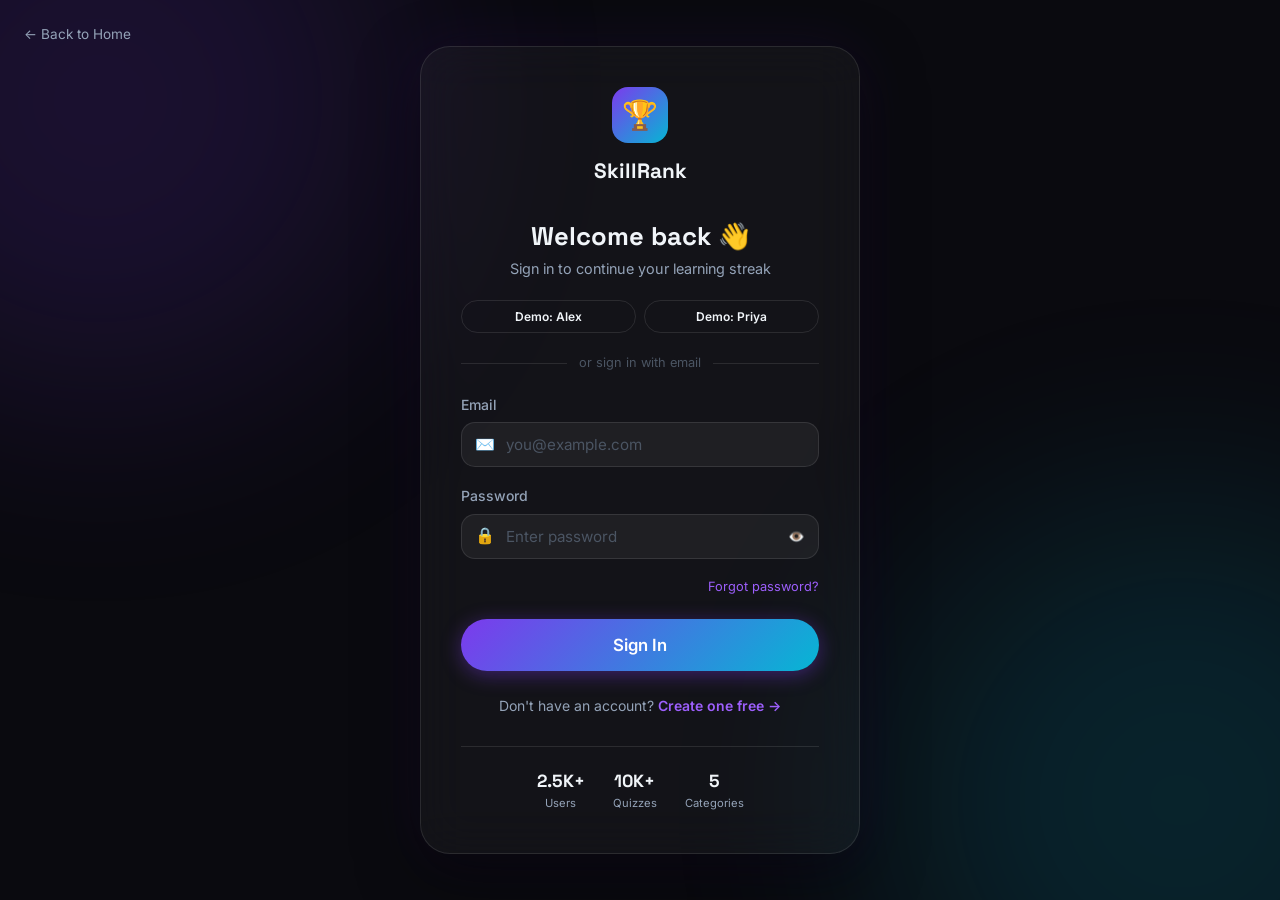
<file: login.html>
<!DOCTYPE html>
<html lang="en">

<head>
    <meta charset="UTF-8" />
    <meta name="viewport" content="width=device-width, initial-scale=1.0" />
    <title>Sign In – SkillRank</title>
    <meta name="description" content="Log in to your SkillRank account to take quizzes and view your scores." />
    <link rel="icon"
        href="data:image/svg+xml,<svg xmlns='http://www.w3.org/2000/svg' viewBox='0 0 100 100'><text y='.9em' font-size='90'>🏆</text></svg>" />
    <link rel="stylesheet" href="css/style.css" />
    <link rel="stylesheet" href="css/animations.css" />
</head>

<body>
    <div class="bg-blob blob-1"></div>
    <div class="bg-blob blob-2"></div>

    <!-- Back link -->
    <a href="index.html"
        style="position:fixed;top:24px;left:24px;z-index:100;display:flex;align-items:center;gap:6px;font-size:0.85rem;color:var(--text-secondary);transition:0.2s"
        onmouseenter="this.style.color='var(--text-primary)'" onmouseleave="this.style.color='var(--text-secondary)'">
        ← Back to Home
    </a>

    <div class="auth-page">
        <div class="auth-card anim-scale-in">
            <!-- Logo -->
            <div class="auth-logo">
                <div class="logo-icon flex-center" style="background:var(--gradient-main)">🏆</div>
                <div style="font-family:var(--font-display);font-size:1.3rem;font-weight:700">SkillRank</div>
            </div>

            <h1 class="auth-title">Welcome back 👋</h1>
            <p class="auth-sub">Sign in to continue your learning streak</p>

            <!-- Demo login buttons -->
            <div style="display:flex;gap:8px;margin:20px 0">
                <button data-demo-login data-email="alex@demo.com" class="btn btn-secondary btn-sm"
                    style="flex:1;font-size:0.75rem">
                    Demo: Alex
                </button>
                <button data-demo-login data-email="priya@demo.com" class="btn btn-secondary btn-sm"
                    style="flex:1;font-size:0.75rem">
                    Demo: Priya
                </button>
            </div>

            <div class="auth-divider">or sign in with email</div>

            <form id="login-form" novalidate style="display:flex;flex-direction:column;gap:18px">
                <!-- Email -->
                <div class="form-group">
                    <label class="form-label" for="email">Email</label>
                    <div class="input-wrapper">
                        <span class="input-icon">✉️</span>
                        <input id="email" type="email" class="form-input" placeholder="you@example.com"
                            autocomplete="email" />
                    </div>
                    <span class="form-error" id="email-error"></span>
                </div>

                <!-- Password -->
                <div class="form-group">
                    <label class="form-label" for="password">Password</label>
                    <div class="input-wrapper">
                        <span class="input-icon">🔒</span>
                        <input id="password" type="password" class="form-input" placeholder="Enter password"
                            autocomplete="current-password" />
                        <button type="button" class="input-toggle" id="toggle-password">👁️</button>
                    </div>
                    <span class="form-error" id="pass-error"></span>
                </div>

                <div style="display:flex;justify-content:flex-end">
                    <a href="#" style="font-size:0.8rem;color:var(--purple-light)">Forgot password?</a>
                </div>

                <button type="submit" id="login-btn" class="btn btn-primary btn-full btn-lg" style="margin-top:4px">
                    Sign In
                </button>
            </form>

            <div class="auth-switch mt-3">
                Don't have an account? <a href="register.html">Create one free →</a>
            </div>

            <!-- Stats strip -->
            <div
                style="display:flex;justify-content:center;gap:28px;margin-top:28px;padding-top:20px;border-top:1px solid var(--glass-border)">
                <div class="text-center">
                    <div style="font-size:1.1rem;font-weight:700;font-family:var(--font-display)">2.5K+</div>
                    <div style="font-size:0.7rem;color:var(--text-secondary)">Users</div>
                </div>
                <div class="text-center">
                    <div style="font-size:1.1rem;font-weight:700;font-family:var(--font-display)">10K+</div>
                    <div style="font-size:0.7rem;color:var(--text-secondary)">Quizzes</div>
                </div>
                <div class="text-center">
                    <div style="font-size:1.1rem;font-weight:700;font-family:var(--font-display)">5</div>
                    <div style="font-size:0.7rem;color:var(--text-secondary)">Categories</div>
                </div>
            </div>
        </div>
    </div>

    <div id="toast-container" class="toast-container"></div>
    <script src="js/main.js"></script>
    <script src="js/auth.js"></script>
</body>

</html>
</file>
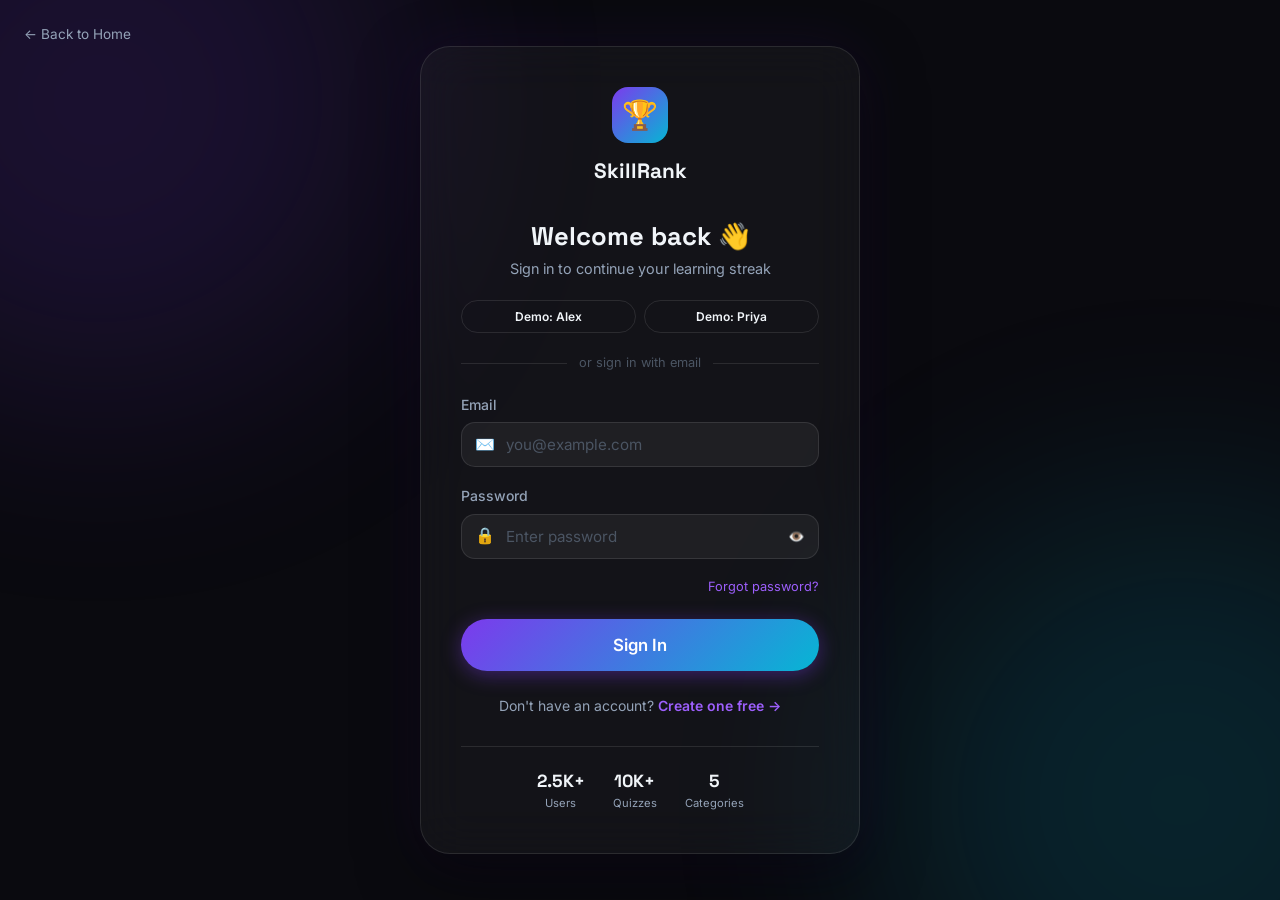
<file: profile.html>
<!DOCTYPE html>
<html lang="en">

<head>
    <meta charset="UTF-8" />
    <meta name="viewport" content="width=device-width, initial-scale=1.0" />
    <title>Profile – SkillRank</title>
    <meta name="description" content="Your SkillRank profile — view stats, badges, and quiz history." />
    <link rel="icon"
        href="data:image/svg+xml,<svg xmlns='http://www.w3.org/2000/svg' viewBox='0 0 100 100'><text y='.9em' font-size='90'>🏆</text></svg>" />
    <link rel="stylesheet" href="css/style.css" />
    <link rel="stylesheet" href="css/animations.css" />
</head>

<body>
    <div class="bg-blob blob-1" style="opacity:0.10"></div>
    <div class="bg-blob blob-2" style="opacity:0.08"></div>

    <!-- Navbar -->
    <nav class="navbar">
        <div class="container">
            <a href="index.html" class="nav-logo">
                <div class="logo-icon">🏆</div>SkillRank
            </a>
            <div class="nav-links">
                <a href="index.html" class="nav-link">Home</a>
                <a href="dashboard.html" class="nav-link">Dashboard</a>
                <a href="leaderboard.html" class="nav-link">Leaderboard</a>
                <a href="profile.html" class="nav-link active">Profile</a>
            </div>
            <div class="nav-actions">
                <div id="nav-avatar" class="nav-avatar">U</div>
                <a href="quiz.html" class="btn btn-primary btn-sm">⚡ Take Quiz</a>
                <button class="hamburger" id="hamburger"><span></span><span></span><span></span></button>
            </div>
        </div>
    </nav>
    <div class="mobile-menu" id="mobile-menu">
        <a href="index.html" class="nav-link">Home</a>
        <a href="dashboard.html" class="nav-link">Dashboard</a>
        <a href="leaderboard.html" class="nav-link">Leaderboard</a>
        <a href="profile.html" class="nav-link active">Profile</a>
    </div>

    <div style="min-height:100vh;padding:100px 0 60px;position:relative;z-index:1">
        <div class="container" style="max-width:1100px">

            <!-- ── Profile Header ── -->
            <div class="card anim-fade-in-up" style="margin-bottom:24px;padding:32px">
                <div style="display:flex;align-items:center;gap:28px;flex-wrap:wrap">
                    <!-- Avatar -->
                    <div style="position:relative;flex-shrink:0">
                        <div id="profile-avatar"
                            style="width:100px;height:100px;border-radius:50%;background:var(--gradient-main);display:flex;align-items:center;justify-content:center;font-size:2.5rem;font-weight:800;border:4px solid rgba(124,58,237,0.4);box-shadow:var(--shadow-glow)">
                            U</div>
                        <div class="anim-pulse-shadow"
                            style="position:absolute;inset:-4px;border-radius:50%;pointer-events:none;"></div>
                    </div>

                    <!-- Info -->
                    <div style="flex:1;min-width:200px">
                        <h1 id="profile-name" style="font-size:1.8rem;font-weight:800;font-family:var(--font-display)">
                            Loading…</h1>
                        <div id="profile-email" style="color:var(--text-secondary);font-size:0.9rem;margin-top:2px">
                        </div>
                        <div id="profile-joined" style="color:var(--text-muted);font-size:0.8rem;margin-top:4px">Joined
                            —</div>
                        <div style="display:flex;gap:8px;margin-top:12px;flex-wrap:wrap">
                            <span class="badge badge-purple">🏅 Member</span>
                            <span class="badge badge-cyan" id="prof-category-badge">🧠 Learner</span>
                        </div>
                    </div>

                    <!-- Actions -->
                    <div style="display:flex;flex-direction:column;gap:10px;flex-shrink:0">
                        <button id="edit-profile-btn" class="btn btn-secondary">✏️ Edit Profile</button>
                        <button data-logout class="btn btn-ghost" style="color:var(--red)">🚪 Sign Out</button>
                    </div>
                </div>
            </div>

            <div class="grid-2" style="align-items:start;gap:24px">
                <!-- LEFT COLUMN -->
                <div style="display:flex;flex-direction:column;gap:24px">

                    <!-- Stats with score circle -->
                    <div class="card anim-fade-in-up delay-1">
                        <h2 style="font-size:1rem;font-weight:700;margin-bottom:20px">📊 Performance Overview</h2>
                        <div style="display:flex;align-items:center;gap:24px;flex-wrap:wrap;justify-content:center">
                            <!-- Score circle -->
                            <div class="score-circle" style="width:130px;height:130px">
                                <svg width="130" height="130" viewBox="0 0 160 160">
                                    <circle class="sc-bg" cx="80" cy="80" r="70" />
                                    <circle class="sc-fill" cx="80" cy="80" r="70" id="avg-score-circle"
                                        stroke-dashoffset="440" />
                                </svg>
                                <div class="score-inner">
                                    <div class="score-pct gradient-text" id="avg-score-text">—</div>
                                    <div class="score-label">Avg Score</div>
                                </div>
                            </div>

                            <!-- Stat grid -->
                            <div style="display:grid;grid-template-columns:1fr 1fr;gap:14px;flex:1;min-width:180px">
                                <div class="card" style="padding:14px;text-align:center">
                                    <div style="font-size:1.5rem;font-weight:800;font-family:var(--font-display)"
                                        id="prof-quizzes">—</div>
                                    <div style="font-size:0.72rem;color:var(--text-secondary)">Quizzes Taken</div>
                                </div>
                                <div class="card" style="padding:14px;text-align:center">
                                    <div style="font-size:1.5rem;font-weight:800;font-family:var(--font-display);color:var(--green)"
                                        id="prof-best">—</div>
                                    <div style="font-size:0.72rem;color:var(--text-secondary)">Best Score</div>
                                </div>
                                <div class="card" style="padding:14px;text-align:center">
                                    <div style="font-size:1.5rem;font-weight:800;font-family:var(--font-display);color:var(--cyan)"
                                        id="prof-avg">—</div>
                                    <div style="font-size:0.72rem;color:var(--text-secondary)">Avg Score</div>
                                </div>
                                <div class="card" style="padding:14px;text-align:center">
                                    <div style="font-size:1.5rem;font-weight:800;font-family:var(--font-display);color:var(--amber)"
                                        id="prof-cats">—</div>
                                    <div style="font-size:0.72rem;color:var(--text-secondary)">Categories</div>
                                </div>
                            </div>
                        </div>
                    </div>

                    <!-- Category chart -->
                    <div class="card anim-fade-in-up delay-2">
                        <h2 style="font-size:1rem;font-weight:700;margin-bottom:16px">📈 Category Breakdown</h2>
                        <div id="cat-chart">
                            <div style="text-align:center;color:var(--text-secondary);padding:20px;font-size:0.875rem">
                                No data yet. Take a quiz to see your breakdown.</div>
                        </div>
                    </div>

                    <!-- Quick actions -->
                    <div class="card anim-fade-in-up delay-3">
                        <h2 style="font-size:1rem;font-weight:700;margin-bottom:16px">⚡ Quick Actions</h2>
                        <div style="display:flex;flex-direction:column;gap:10px">
                            <a href="quiz.html?cat=javascript" class="btn btn-secondary"
                                style="justify-content:flex-start;gap:10px">⚡ JavaScript Quiz</a>
                            <a href="quiz.html?cat=python" class="btn btn-secondary"
                                style="justify-content:flex-start;gap:10px">🐍 Python Quiz</a>
                            <a href="quiz.html?cat=general" class="btn btn-secondary"
                                style="justify-content:flex-start;gap:10px">🧠 General Knowledge</a>
                            <a href="leaderboard.html" class="btn btn-secondary"
                                style="justify-content:flex-start;gap:10px">🏆 View Leaderboard</a>
                        </div>
                    </div>
                </div>

                <!-- RIGHT COLUMN -->
                <div style="display:flex;flex-direction:column;gap:24px">

                    <!-- Badges -->
                    <div class="card anim-fade-in-up delay-1">
                        <div class="flex-between mb-2">
                            <h2 style="font-size:1rem;font-weight:700">🏅 Achievements</h2>
                            <span class="badge badge-purple" id="badge-count">0 / 8</span>
                        </div>
                        <div id="badges-container" style="display:grid;grid-template-columns:repeat(4,1fr);gap:10px">
                        </div>
                    </div>

                    <!-- History table -->
                    <div class="card anim-fade-in-up delay-2" style="overflow:hidden;padding:0">
                        <div style="padding:20px 20px 0;display:flex;align-items:center;justify-content:space-between">
                            <h2 style="font-size:1rem;font-weight:700">📋 Quiz History</h2>
                            <span id="history-count" class="badge badge-cyan"></span>
                        </div>
                        <div class="table-wrapper" style="border:none;border-radius:0">
                            <table>
                                <thead>
                                    <tr>
                                        <th>#</th>
                                        <th>Category</th>
                                        <th>Score</th>
                                        <th>Correct</th>
                                        <th>Time</th>
                                        <th>Date</th>
                                    </tr>
                                </thead>
                                <tbody id="history-body">
                                    <tr>
                                        <td colspan="6"
                                            style="text-align:center;padding:32px;color:var(--text-secondary)">Loading…
                                        </td>
                                    </tr>
                                </tbody>
                            </table>
                        </div>
                    </div>

                </div>
            </div><!-- /grid-2 -->

        </div><!-- /container -->
    </div>

    <!-- ── Edit Profile Modal ── -->
    <div id="edit-modal"
        style="display:none;position:fixed;inset:0;background:rgba(0,0,0,0.7);backdrop-filter:blur(8px);z-index:9000;align-items:center;justify-content:center;padding:24px">
        <div class="auth-card" style="max-width:420px;width:100%">
            <div style="display:flex;justify-content:space-between;align-items:center;margin-bottom:24px">
                <h2 style="font-size:1.2rem;font-weight:700">✏️ Edit Profile</h2>
                <button id="close-modal" class="btn-icon">✕</button>
            </div>
            <form id="edit-form" style="display:flex;flex-direction:column;gap:16px">
                <div class="form-group">
                    <label class="form-label">Full Name</label>
                    <div class="input-wrapper">
                        <span class="input-icon">👤</span>
                        <input id="edit-name" type="text" class="form-input" placeholder="Your name" />
                    </div>
                </div>
                <div class="form-group">
                    <label class="form-label">Email</label>
                    <div class="input-wrapper">
                        <span class="input-icon">✉️</span>
                        <input id="edit-email" type="email" class="form-input" placeholder="your@email.com" />
                    </div>
                </div>
                <div style="display:flex;gap:12px">
                    <button type="button" id="close-modal-2" class="btn btn-secondary" style="flex:1">Cancel</button>
                    <button type="submit" class="btn btn-primary" style="flex:1">Save Changes</button>
                </div>
            </form>
        </div>
    </div>

    <div id="toast-container" class="toast-container"></div>
    <script src="js/main.js"></script>
    <script src="js/profile.js"></script>
    <script>
        // Second close button alias
        document.getElementById('close-modal-2')?.addEventListener('click', () => {
            document.getElementById('edit-modal').style.display = 'none';
        });
        // Update badge count after render
        document.addEventListener('DOMContentLoaded', () => {
            setTimeout(() => {
                const earned = document.querySelectorAll('#badges-container .badge-green').length;
                const el = document.getElementById('badge-count');
                if (el) el.textContent = earned + ' / 8';
                // History count
                const rows = document.querySelectorAll('#history-body tr');
                const countEl = document.getElementById('history-count');
                if (countEl && rows.length && rows[0].cells.length > 1) countEl.textContent = rows.length + ' quizzes';
            }, 200);
        });
    </script>
</body>

</html>
</file>
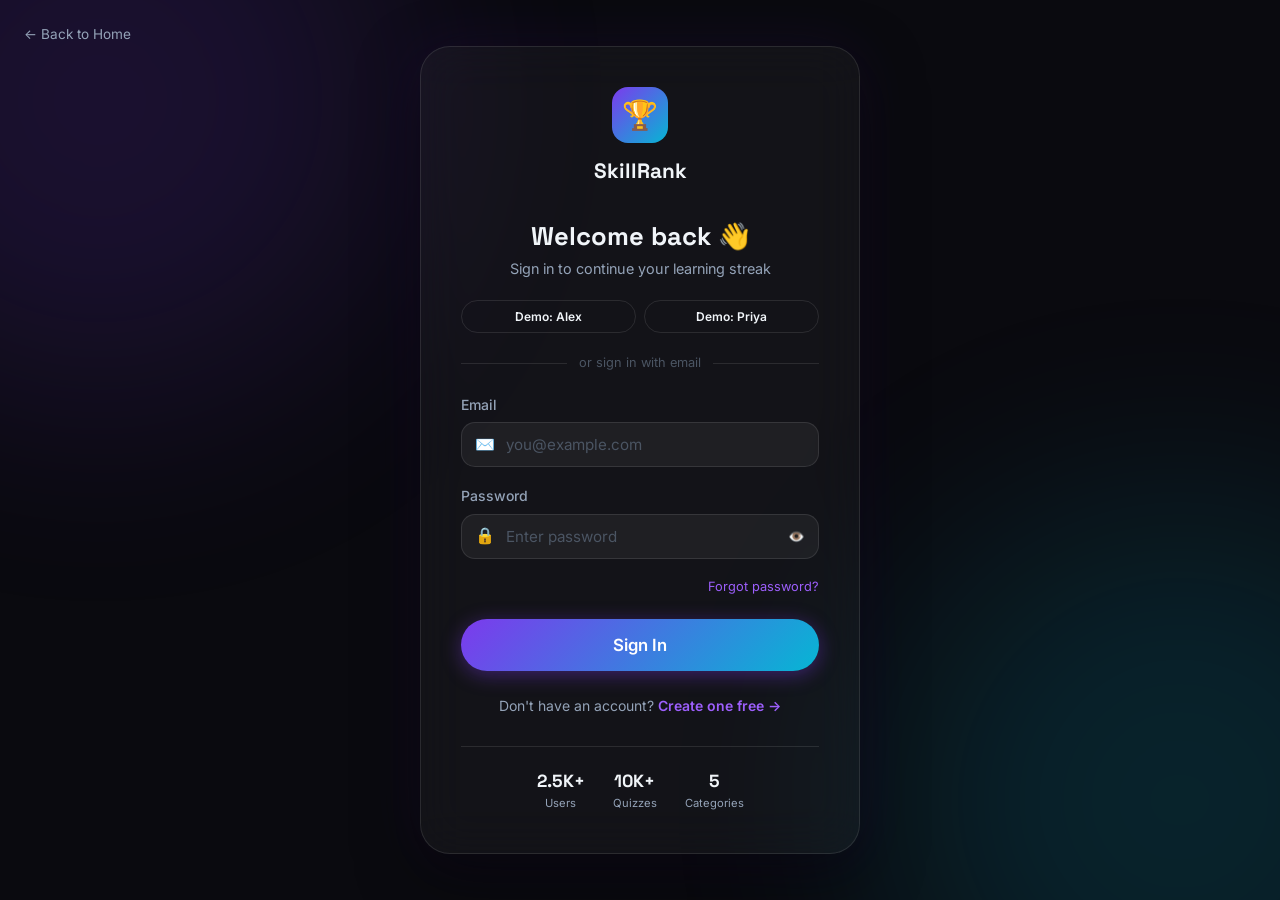
<file: quiz.html>
<!DOCTYPE html>
<html lang="en">

<head>
    <meta charset="UTF-8" />
    <meta name="viewport" content="width=device-width, initial-scale=1.0" />
    <title>Quiz – SkillRank</title>
    <meta name="description" content="Take a timed quiz on SkillRank and earn your score." />
    <link rel="icon"
        href="data:image/svg+xml,<svg xmlns='http://www.w3.org/2000/svg' viewBox='0 0 100 100'><text y='.9em' font-size='90'>🏆</text></svg>" />
    <link rel="stylesheet" href="css/style.css" />
    <link rel="stylesheet" href="css/animations.css" />
</head>

<body>
    <div class="bg-blob blob-1" style="opacity:0.1"></div>
    <div class="bg-blob blob-2" style="opacity:0.08"></div>

    <!-- Top bar -->
    <div
        style="position:fixed;top:0;left:0;right:0;height:56px;background:rgba(10,10,15,0.9);backdrop-filter:blur(20px);border-bottom:1px solid var(--glass-border);z-index:100;display:flex;align-items:center;padding:0 24px;gap:16px">
        <a href="dashboard.html" class="btn btn-icon" data-tip="Back to Dashboard">✕</a>
        <div style="flex:1">
            <div style="font-size:0.75rem;color:var(--text-secondary)">Quiz · <span id="quiz-category">JavaScript</span>
            </div>
            <div class="progress-bar" style="margin-top:4px;max-width:300px">
                <div id="quiz-progress" class="progress-fill" style="width:0%"></div>
            </div>
        </div>
        <div style="font-size:0.85rem;color:var(--text-secondary)">Q <span id="q-num">1</span> / <span
                id="quiz-total">10</span></div>
    </div>

    <div style="min-height:100vh;display:flex;padding-top:56px">

        <!-- Question area -->
        <div style="flex:1;display:flex;align-items:center;justify-content:center;padding:32px 24px">
            <div style="width:100%;max-width:680px">

                <!-- Timer + Category -->
                <div style="display:flex;align-items:center;justify-content:space-between;margin-bottom:24px"
                    class="anim-fade-in-down">
                    <span class="badge" id="question-diff">Easy</span>
                    <div class="timer-ring" id="timer">
                        <svg width="100" height="100" viewBox="0 0 100 100">
                            <circle class="ring-bg" cx="50" cy="50" r="45" />
                            <circle class="ring-fill" cx="50" cy="50" r="45" id="timer-ring-fill"
                                stroke-dashoffset="0" />
                        </svg>
                        <div class="timer-text">
                            <span class="timer-seconds" id="timer-seconds">20</span>
                            <span class="timer-label">sec</span>
                        </div>
                    </div>
                </div>

                <!-- Question -->
                <div id="question-text" class="anim-fade-in-up"
                    style="font-size:1.25rem;font-weight:600;margin-bottom:28px;line-height:1.5">Loading…</div>

                <!-- Options -->
                <div id="options-container" style="display:flex;flex-direction:column;gap:10px"></div>

                <!-- Nav buttons -->
                <div style="display:flex;justify-content:space-between;margin-top:28px;gap:16px">
                    <button id="prev-btn" class="btn btn-secondary" disabled>← Previous</button>
                    <button id="next-btn" class="btn btn-primary">Next →</button>
                </div>

            </div>
        </div>

        <!-- Side panel (dot nav + stats) -->
        <div style="width:220px;border-left:1px solid var(--glass-border);padding:80px 20px 24px;display:flex;flex-direction:column;gap:20px"
            class="quiz-side-panel">
            <div>
                <div
                    style="font-size:0.75rem;font-weight:700;text-transform:uppercase;letter-spacing:0.08em;color:var(--text-muted);margin-bottom:12px">
                    Questions</div>
                <div id="dot-nav" style="display:grid;grid-template-columns:repeat(5,1fr);gap:6px"></div>
                <div style="display:flex;gap:8px;margin-top:10px;flex-wrap:wrap">
                    <div style="display:flex;align-items:center;gap:4px;font-size:0.7rem;color:var(--text-muted)">
                        <div style="width:10px;height:10px;border-radius:2px;background:rgba(124,58,237,0.5)"></div>
                        Current
                    </div>
                    <div style="display:flex;align-items:center;gap:4px;font-size:0.7rem;color:var(--text-muted)">
                        <div style="width:10px;height:10px;border-radius:2px;background:var(--green);opacity:0.6"></div>
                        Answered
                    </div>
                </div>
            </div>

            <div class="card" style="padding:16px">
                <div
                    style="font-size:0.75rem;font-weight:700;text-transform:uppercase;letter-spacing:0.08em;color:var(--text-muted);margin-bottom:12px">
                    Tips</div>
                <div style="font-size:0.8rem;color:var(--text-secondary);line-height:1.6">
                    ⏱️ Timer auto-advances on expiry<br />
                    🔢 Use dot nav to jump to any question<br />
                    ✅ You can change your answer anytime
                </div>
            </div>

            <button onclick="if(confirm('Quit quiz? Progress will be lost.')) window.location.href='dashboard.html'"
                class="btn btn-secondary btn-sm" style="color:var(--red);border-color:rgba(239,68,68,0.3)">
                ✕ Quit Quiz
            </button>
        </div>

    </div>

    <style>
        @media(max-width:768px) {
            .quiz-side-panel {
                display: none !important;
            }
        }

        /* Style dot nav items via id injected classes */
        .dot-nav-item.current {
            background: var(--purple) !important;
            color: #fff !important;
            border-color: var(--purple) !important;
        }

        .dot-nav-item.answered {
            background: rgba(16, 185, 129, 0.3) !important;
            border-color: var(--green) !important;
            color: var(--green) !important;
        }

        .dot-nav-item.unanswered {
            background: var(--glass);
            color: var(--text-muted);
        }
    </style>

    <div id="toast-container" class="toast-container"></div>
    <script src="js/main.js"></script>
    <script src="js/quiz.js"></script>
    <script>
        document.addEventListener('DOMContentLoaded', () => {
            // Build dot nav after questions are ready (quiz.js does this)
            setTimeout(() => { if (window.buildDotNav) buildDotNav(); }, 50);
        });
    </script>
</body>

</html>
</file>
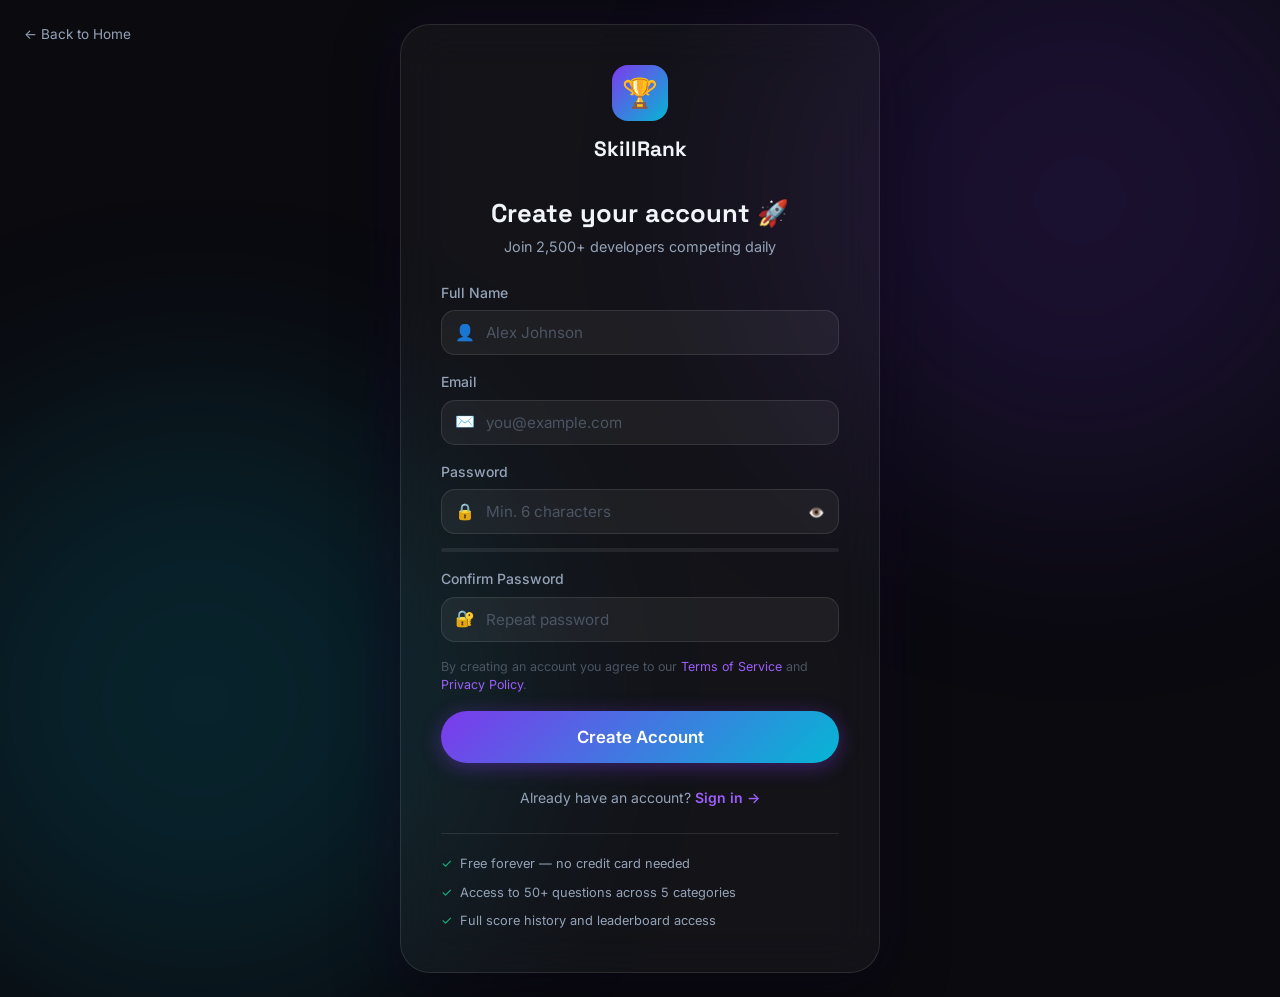
<file: register.html>
<!DOCTYPE html>
<html lang="en">

<head>
    <meta charset="UTF-8" />
    <meta name="viewport" content="width=device-width, initial-scale=1.0" />
    <title>Create Account – SkillRank</title>
    <meta name="description" content="Create your free SkillRank account and start competing on quiz leaderboards." />
    <link rel="icon"
        href="data:image/svg+xml,<svg xmlns='http://www.w3.org/2000/svg' viewBox='0 0 100 100'><text y='.9em' font-size='90'>🏆</text></svg>" />
    <link rel="stylesheet" href="css/style.css" />
    <link rel="stylesheet" href="css/animations.css" />
</head>

<body>
    <div class="bg-blob blob-1" style="top:-100px;right:-100px;left:auto"></div>
    <div class="bg-blob blob-2" style="bottom:-100px;left:-100px;right:auto"></div>

    <a href="index.html"
        style="position:fixed;top:24px;left:24px;z-index:100;display:flex;align-items:center;gap:6px;font-size:0.85rem;color:var(--text-secondary);transition:0.2s"
        onmouseenter="this.style.color='var(--text-primary)'" onmouseleave="this.style.color='var(--text-secondary)'">
        ← Back to Home
    </a>

    <div class="auth-page">
        <div class="auth-card anim-scale-in" style="max-width:480px">
            <div class="auth-logo">
                <div class="logo-icon flex-center" style="background:var(--gradient-main)">🏆</div>
                <div style="font-family:var(--font-display);font-size:1.3rem;font-weight:700">SkillRank</div>
            </div>

            <h1 class="auth-title">Create your account 🚀</h1>
            <p class="auth-sub">Join 2,500+ developers competing daily</p>

            <form id="register-form" novalidate style="display:flex;flex-direction:column;gap:16px;margin-top:24px">
                <!-- Name -->
                <div class="form-group">
                    <label class="form-label" for="name">Full Name</label>
                    <div class="input-wrapper">
                        <span class="input-icon">👤</span>
                        <input id="name" type="text" class="form-input" placeholder="Alex Johnson"
                            autocomplete="name" />
                    </div>
                    <span class="form-error" id="name-error"></span>
                </div>

                <!-- Email -->
                <div class="form-group">
                    <label class="form-label" for="email">Email</label>
                    <div class="input-wrapper">
                        <span class="input-icon">✉️</span>
                        <input id="email" type="email" class="form-input" placeholder="you@example.com"
                            autocomplete="email" />
                    </div>
                    <span class="form-error" id="email-error"></span>
                </div>

                <!-- Password -->
                <div class="form-group">
                    <label class="form-label" for="password">Password</label>
                    <div class="input-wrapper">
                        <span class="input-icon">🔒</span>
                        <input id="password" type="password" class="form-input" placeholder="Min. 6 characters" />
                        <button type="button" class="input-toggle" id="toggle-password">👁️</button>
                    </div>
                    <div style="margin-top:8px">
                        <div class="progress-bar" style="height:4px">
                            <div id="strength-bar"
                                style="height:4px;border-radius:999px;width:0%;transition:0.4s;background:transparent">
                            </div>
                        </div>
                        <span id="strength-text" style="font-size:0.72rem;color:var(--text-muted)"></span>
                    </div>
                    <span class="form-error" id="pass-error"></span>
                </div>

                <!-- Confirm Password -->
                <div class="form-group">
                    <label class="form-label" for="confirm-password">Confirm Password</label>
                    <div class="input-wrapper">
                        <span class="input-icon">🔐</span>
                        <input id="confirm-password" type="password" class="form-input" placeholder="Repeat password" />
                    </div>
                    <span class="form-error" id="conf-error"></span>
                </div>

                <div style="font-size:0.78rem;color:var(--text-muted);line-height:1.5">
                    By creating an account you agree to our <a href="#" style="color:var(--purple-light)">Terms of
                        Service</a> and <a href="#" style="color:var(--purple-light)">Privacy Policy</a>.
                </div>

                <button type="submit" id="register-btn" class="btn btn-primary btn-full btn-lg">
                    Create Account
                </button>
            </form>

            <div class="auth-switch mt-3">
                Already have an account? <a href="login.html">Sign in →</a>
            </div>

            <!-- Benefits -->
            <div
                style="display:flex;flex-direction:column;gap:8px;margin-top:24px;padding-top:20px;border-top:1px solid var(--glass-border)">
                <div style="display:flex;align-items:center;gap:8px;font-size:0.8rem;color:var(--text-secondary)">
                    <span style="color:var(--green)">✓</span> Free forever — no credit card needed
                </div>
                <div style="display:flex;align-items:center;gap:8px;font-size:0.8rem;color:var(--text-secondary)">
                    <span style="color:var(--green)">✓</span> Access to 50+ questions across 5 categories
                </div>
                <div style="display:flex;align-items:center;gap:8px;font-size:0.8rem;color:var(--text-secondary)">
                    <span style="color:var(--green)">✓</span> Full score history and leaderboard access
                </div>
            </div>
        </div>
    </div>

    <div id="toast-container" class="toast-container"></div>
    <script src="js/main.js"></script>
    <script src="js/auth.js"></script>
</body>

</html>
</file>
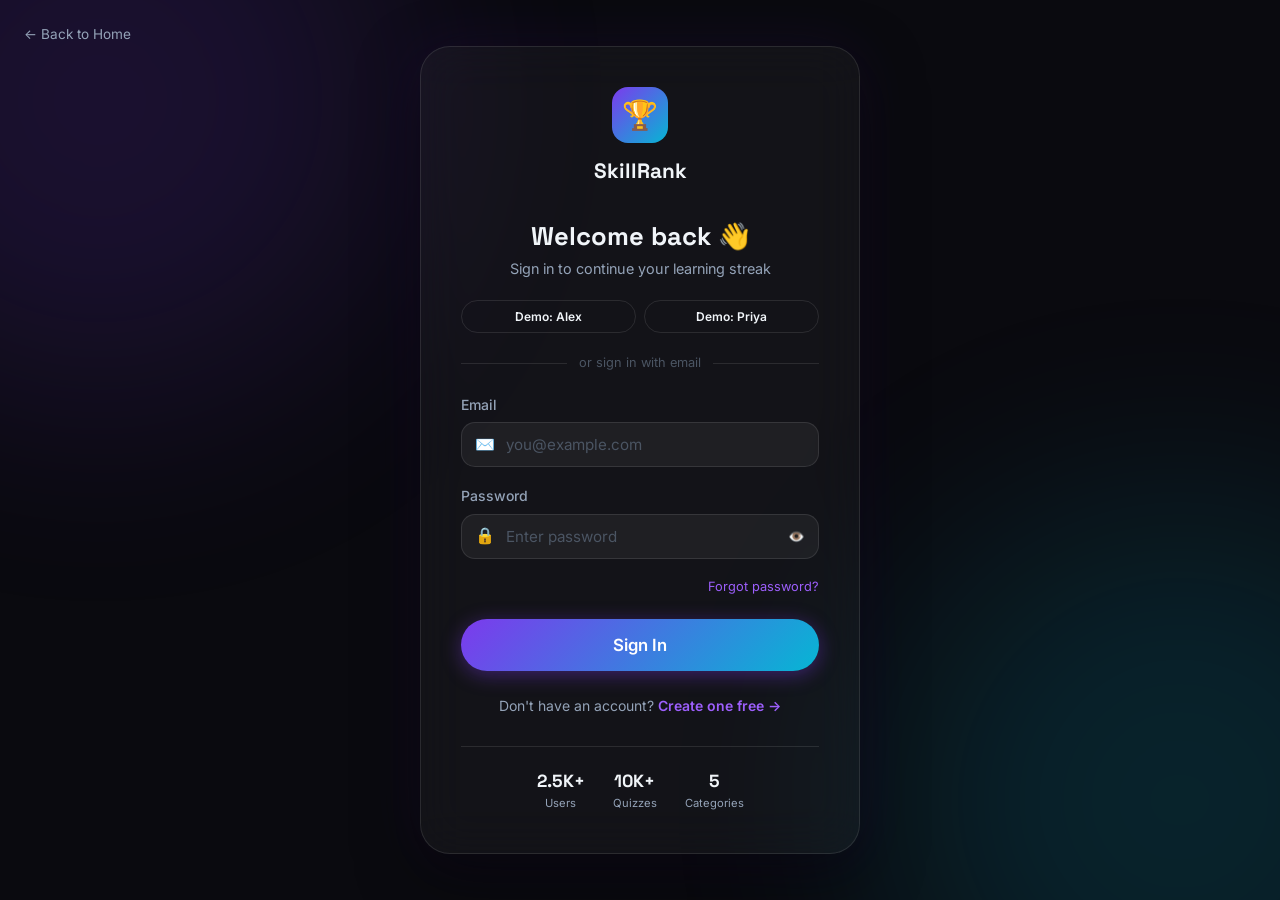
<file: results.html>
<!DOCTYPE html>
<html lang="en">

<head>
    <meta charset="UTF-8" />
    <meta name="viewport" content="width=device-width, initial-scale=1.0" />
    <title>Results – SkillRank</title>
    <link rel="icon"
        href="data:image/svg+xml,<svg xmlns='http://www.w3.org/2000/svg' viewBox='0 0 100 100'><text y='.9em' font-size='90'>🏆</text></svg>" />
    <link rel="stylesheet" href="css/style.css" />
    <link rel="stylesheet" href="css/animations.css" />
</head>

<body>
    <div class="bg-blob blob-1" style="opacity:0.12"></div>
    <div class="bg-blob blob-2" style="opacity:0.10"></div>

    <div
        style="min-height:100vh;display:flex;flex-direction:column;align-items:center;justify-content:center;padding:32px 24px;position:relative;z-index:1">

        <div style="width:100%;max-width:720px">

            <!-- Header -->
            <div class="text-center anim-fade-in-down" style="margin-bottom:32px">
                <div style="font-size:4rem;margin-bottom:8px" id="result-emoji">🎉</div>
                <h1 style="font-size:2rem;font-weight:900;font-family:var(--font-display)" id="result-title">Quiz
                    Complete!</h1>
                <p style="color:var(--text-secondary);margin-top:6px" id="result-sub">Here's how you did</p>
            </div>

            <!-- Score circle + stats row -->
            <div class="card anim-scale-in" style="padding:36px;margin-bottom:24px">
                <div style="display:flex;align-items:center;gap:40px;flex-wrap:wrap;justify-content:center">

                    <!-- Circle -->
                    <div class="score-circle">
                        <svg width="160" height="160" viewBox="0 0 160 160">
                            <circle class="sc-bg" cx="80" cy="80" r="70" />
                            <circle class="sc-fill" cx="80" cy="80" r="70" id="score-fill" stroke-dashoffset="440" />
                        </svg>
                        <div class="score-inner">
                            <div class="score-pct gradient-text" id="score-pct">0%</div>
                            <div class="score-label">Your Score</div>
                        </div>
                    </div>

                    <!-- Stats -->
                    <div style="display:grid;grid-template-columns:1fr 1fr;gap:20px;flex:1;min-width:220px">
                        <div class="card" style="text-align:center;padding:16px">
                            <div style="font-size:1.8rem;font-weight:800;color:var(--green)" id="stat-correct">—</div>
                            <div style="font-size:0.78rem;color:var(--text-secondary)">Correct</div>
                        </div>
                        <div class="card" style="text-align:center;padding:16px">
                            <div style="font-size:1.8rem;font-weight:800;color:var(--red)" id="stat-wrong">—</div>
                            <div style="font-size:0.78rem;color:var(--text-secondary)">Wrong</div>
                        </div>
                        <div class="card" style="text-align:center;padding:16px">
                            <div style="font-size:1.8rem;font-weight:800;color:var(--cyan)" id="stat-time">—</div>
                            <div style="font-size:0.78rem;color:var(--text-secondary)">Time</div>
                        </div>
                        <div class="card" style="text-align:center;padding:16px">
                            <div style="font-size:1.8rem;font-weight:800;color:var(--amber)" id="stat-cat">—</div>
                            <div style="font-size:0.78rem;color:var(--text-secondary)">Category</div>
                        </div>
                    </div>

                </div>
            </div>

            <!-- Actions -->
            <div style="display:flex;gap:12px;flex-wrap:wrap;margin-bottom:28px" class="anim-fade-in-up delay-3">
                <button id="retry-btn" class="btn btn-primary" style="flex:1;min-width:160px">⚡ Try Again</button>
                <a href="dashboard.html" class="btn btn-secondary"
                    style="flex:1;min-width:160px;display:inline-flex;justify-content:center">📊 Dashboard</a>
                <a href="leaderboard.html" class="btn btn-secondary"
                    style="flex:1;min-width:160px;display:inline-flex;justify-content:center">🏆 Leaderboard</a>
            </div>

            <!-- Breakdown -->
            <div class="anim-fade-in-up delay-4">
                <h2 style="font-size:1.1rem;font-weight:700;margin-bottom:16px">📋 Answer Breakdown</h2>
                <div id="breakdown-list" style="display:flex;flex-direction:column;gap:12px"></div>
            </div>

        </div>
    </div>

    <div id="toast-container" class="toast-container"></div>
    <script src="js/main.js"></script>
    <script>
        document.addEventListener('DOMContentLoaded', () => {
            SR.redirectIfNotLoggedIn();
            const result = JSON.parse(localStorage.getItem('skillrank_last_result') || 'null');
            if (!result) { window.location.href = 'dashboard.html'; return; }

            const score = result.score;
            renderScore(score);
            renderStats(result);
            renderBreakdown(result.breakdown);
            if (score >= 80) SR.launchConfetti();

            document.getElementById('retry-btn').onclick = () => {
                window.location.href = 'quiz.html?cat=' + result.category;
            };
        });

        function renderScore(score) {
            const fill = document.getElementById('score-fill');
            const pctEl = document.getElementById('score-pct');
            const emoji = document.getElementById('result-emoji');
            const title = document.getElementById('result-title');
            const sub = document.getElementById('result-sub');

            const offset = 440 - (score / 100) * 440;
            const color = score >= 80 ? '#10b981' : score >= 60 ? '#f59e0b' : '#ef4444';

            setTimeout(() => {
                fill.style.strokeDashoffset = offset;
                fill.style.stroke = color;
                // Animate pct counter
                let cur = 0;
                const step = Math.max(1, Math.floor(score / 40));
                const timer = setInterval(() => {
                    cur = Math.min(cur + step, score);
                    pctEl.textContent = cur + '%';
                    if (cur >= score) clearInterval(timer);
                }, 30);
            }, 300);

            if (score === 100) { emoji.textContent = '🏆'; title.textContent = 'Perfect Score!'; sub.textContent = 'Outstanding! You got every question right!'; }
            else if (score >= 80) { emoji.textContent = '🎉'; title.textContent = 'Excellent Work!'; sub.textContent = 'You\'re in the top percentile. Keep it up!'; }
            else if (score >= 60) { emoji.textContent = '👍'; title.textContent = 'Good Job!'; sub.textContent = 'A solid result. Review the wrong answers and try again.'; }
            else { emoji.textContent = '💪'; title.textContent = 'Keep Practicing!'; sub.textContent = 'Don\'t give up — practice makes perfect.'; }
        }

        function renderStats(result) {
            const setEl = (id, val) => { const el = document.getElementById(id); if (el) el.textContent = val; };
            setEl('stat-correct', result.correct);
            setEl('stat-wrong', result.total - result.correct);
            setEl('stat-time', result.timeTaken ? SR.formatTime(result.timeTaken) : '—');
            const catEl = document.getElementById('stat-cat');
            const catEmojis = { javascript: '⚡', python: '🐍', html: '🌐', css: '🎨', general: '🧠' };
            if (catEl) { catEl.textContent = catEmojis[result.category] || '📝'; catEl.title = result.category; }
        }

        function renderBreakdown(breakdown) {
            const container = document.getElementById('breakdown-list');
            if (!breakdown || !container) return;
            const letters = ['A', 'B', 'C', 'D'];
            container.innerHTML = breakdown.map((item, i) => {
                const selLetter = item.selected !== null ? letters[item.selected] : '—';
                const corLetter = letters[item.correct];
                return `
        <div class="card ${item.isCorrect ? 'correct-flash' : 'wrong-shake'}" style="padding:16px;border-color:${item.isCorrect ? 'rgba(16,185,129,0.3)' : 'rgba(239,68,68,0.2)'}">
          <div style="display:flex;justify-content:space-between;align-items:start;gap:12px;flex-wrap:wrap">
            <div style="flex:1;min-width:200px">
              <div style="font-size:0.75rem;color:var(--text-muted);margin-bottom:4px">Question ${i + 1}</div>
              <div style="font-size:0.9rem;font-weight:500">${item.question}</div>
            </div>
            <div style="display:flex;align-items:center;gap:8px;flex-shrink:0">
              ${item.isCorrect
                        ? `<span style="color:var(--green);font-weight:700;font-size:0.85rem">✓ Correct (${corLetter})</span>`
                        : `<span style="color:var(--red);font-size:0.85rem">✗ You: <b>${selLetter}</b> · Correct: <b>${corLetter}</b></span>`
                    }
            </div>
          </div>
          ${!item.isCorrect ? `<div style="margin-top:8px;padding:8px 12px;background:rgba(16,185,129,0.08);border-radius:8px;font-size:0.8rem;color:var(--green)">✓ ${item.options[item.correct]}</div>` : ''}
        </div>`;
            }).join('');
        }
    </script>
</body>

</html>
</file>
<file: css/style.css>
/* ============================================
   SKILLRANK - Global Design System
   ============================================ */

@import url('https://fonts.googleapis.com/css2?family=Inter:wght@300;400;500;600;700;800;900&family=Space+Grotesk:wght@400;500;600;700&display=swap');

/* ── Custom Properties ── */
:root {
  --bg-primary:    #0a0a0f;
  --bg-secondary:  #0f0f1a;
  --bg-card:       rgba(255,255,255,0.04);
  --bg-card-hover: rgba(255,255,255,0.07);
  --glass:         rgba(255,255,255,0.06);
  --glass-border:  rgba(255,255,255,0.10);

  --purple:        #7c3aed;
  --purple-light:  #9d5ffc;
  --purple-dark:   #5b21b6;
  --cyan:          #06b6d4;
  --cyan-light:    #22d3ee;
  --amber:         #f59e0b;
  --green:         #10b981;
  --red:           #ef4444;
  --pink:          #ec4899;

  --text-primary:   #f1f5f9;
  --text-secondary: #94a3b8;
  --text-muted:     #4b5563;

  --gradient-main:   linear-gradient(135deg, #7c3aed 0%, #06b6d4 100%);
  --gradient-card:   linear-gradient(135deg, rgba(124,58,237,0.15) 0%, rgba(6,182,212,0.10) 100%);
  --gradient-amber:  linear-gradient(135deg, #f59e0b 0%, #f97316 100%);
  --gradient-green:  linear-gradient(135deg, #10b981 0%, #06b6d4 100%);

  --shadow-sm:   0 2px 8px rgba(0,0,0,0.3);
  --shadow-md:   0 8px 32px rgba(0,0,0,0.4);
  --shadow-lg:   0 20px 60px rgba(0,0,0,0.5);
  --shadow-glow: 0 0 30px rgba(124,58,237,0.3);
  --shadow-cyan: 0 0 30px rgba(6,182,212,0.25);

  --radius-sm: 8px;
  --radius-md: 14px;
  --radius-lg: 20px;
  --radius-xl: 30px;
  --radius-full: 9999px;

  --transition: 0.3s cubic-bezier(0.4,0,0.2,1);
  --transition-fast: 0.15s ease;

  --nav-height: 70px;
  --font-main: 'Inter', sans-serif;
  --font-display: 'Space Grotesk', sans-serif;
}

/* ── Reset ── */
*, *::before, *::after { box-sizing: border-box; margin: 0; padding: 0; }
html { scroll-behavior: smooth; }
body {
  font-family: var(--font-main);
  background: var(--bg-primary);
  color: var(--text-primary);
  line-height: 1.6;
  min-height: 100vh;
  overflow-x: hidden;
}
a { text-decoration: none; color: inherit; }
ul, ol { list-style: none; }
img { max-width: 100%; display: block; }
button { cursor: pointer; font-family: inherit; border: none; outline: none; }
input, select, textarea { font-family: inherit; outline: none; }

/* ── Scrollbar ── */
::-webkit-scrollbar { width: 6px; }
::-webkit-scrollbar-track { background: var(--bg-secondary); }
::-webkit-scrollbar-thumb { background: var(--purple); border-radius: var(--radius-full); }

/* ── Typography ── */
h1, h2, h3, h4, h5, h6 { font-family: var(--font-display); line-height: 1.2; font-weight: 700; }
.gradient-text {
  background: var(--gradient-main);
  -webkit-background-clip: text;
  -webkit-text-fill-color: transparent;
  background-clip: text;
}

/* ── Layout Utilities ── */
.container { max-width: 1200px; margin: 0 auto; padding: 0 24px; }
.flex { display: flex; }
.flex-center { display: flex; align-items: center; justify-content: center; }
.flex-between { display: flex; align-items: center; justify-content: space-between; }
.grid-2 { display: grid; grid-template-columns: repeat(2, 1fr); gap: 24px; }
.grid-3 { display: grid; grid-template-columns: repeat(3, 1fr); gap: 24px; }
.grid-4 { display: grid; grid-template-columns: repeat(4, 1fr); gap: 24px; }
.text-center { text-align: center; }
.mt-1 { margin-top: 8px; }
.mt-2 { margin-top: 16px; }
.mt-3 { margin-top: 24px; }
.mt-4 { margin-top: 32px; }
.mt-6 { margin-top: 48px; }
.mb-1 { margin-bottom: 8px; }
.mb-2 { margin-bottom: 16px; }
.mb-3 { margin-bottom: 24px; }
.gap-1 { gap: 8px; }
.gap-2 { gap: 16px; }
.gap-3 { gap: 24px; }

/* ── Background decorations ── */
.bg-blob {
  position: fixed;
  width: 600px; height: 600px;
  border-radius: 50%;
  filter: blur(120px);
  pointer-events: none;
  z-index: 0;
  opacity: 0.15;
}
.blob-1 { background: var(--purple); top: -200px; left: -200px; }
.blob-2 { background: var(--cyan);   bottom: -200px; right: -200px; }
.blob-3 { background: var(--pink);   top: 50%; left: 50%; transform: translate(-50%,-50%); opacity: 0.08; }

/* ── Glass Card ── */
.card {
  background: var(--bg-card);
  border: 1px solid var(--glass-border);
  border-radius: var(--radius-lg);
  backdrop-filter: blur(20px);
  -webkit-backdrop-filter: blur(20px);
  padding: 24px;
  transition: var(--transition);
  position: relative;
  overflow: hidden;
}
.card::before {
  content: '';
  position: absolute; top: 0; left: 0; right: 0;
  height: 1px;
  background: linear-gradient(90deg, transparent, rgba(255,255,255,0.15), transparent);
}
.card:hover {
  background: var(--bg-card-hover);
  transform: translateY(-3px);
  box-shadow: var(--shadow-md);
}
.card-glow {
  box-shadow: var(--shadow-glow);
  border-color: rgba(124,58,237,0.3);
}

/* ── Buttons ── */
.btn {
  display: inline-flex; align-items: center; justify-content: center; gap: 8px;
  padding: 12px 28px;
  border-radius: var(--radius-full);
  font-size: 0.95rem; font-weight: 600;
  transition: var(--transition);
  position: relative; overflow: hidden;
  white-space: nowrap;
}
.btn::after {
  content: '';
  position: absolute; inset: 0;
  background: rgba(255,255,255,0);
  transition: var(--transition-fast);
}
.btn:hover::after { background: rgba(255,255,255,0.08); }

.btn-primary {
  background: var(--gradient-main);
  color: #fff;
  box-shadow: 0 4px 20px rgba(124,58,237,0.4);
}
.btn-primary:hover { box-shadow: 0 6px 30px rgba(124,58,237,0.6); transform: translateY(-2px); }

.btn-secondary {
  background: transparent;
  color: var(--text-primary);
  border: 1px solid var(--glass-border);
}
.btn-secondary:hover { background: var(--glass); border-color: var(--purple); }

.btn-ghost {
  background: transparent;
  color: var(--text-secondary);
  padding: 8px 16px;
  font-size: 0.875rem;
}
.btn-ghost:hover { color: var(--text-primary); }

.btn-danger {
  background: linear-gradient(135deg, #ef4444 0%, #dc2626 100%);
  color: #fff;
  box-shadow: 0 4px 20px rgba(239,68,68,0.3);
}

.btn-sm { padding: 8px 18px; font-size: 0.85rem; }
.btn-lg { padding: 16px 40px; font-size: 1.05rem; }
.btn-full { width: 100%; }

.btn-icon {
  width: 40px; height: 40px; padding: 0;
  border-radius: var(--radius-full);
  background: var(--glass);
  border: 1px solid var(--glass-border);
  color: var(--text-secondary);
  display: inline-flex; align-items: center; justify-content: center;
  transition: var(--transition);
}
.btn-icon:hover { background: var(--purple); color: #fff; border-color: var(--purple); }

/* ── Badge ── */
.badge {
  display: inline-flex; align-items: center; gap: 4px;
  padding: 4px 12px;
  border-radius: var(--radius-full);
  font-size: 0.75rem; font-weight: 600;
  letter-spacing: 0.05em; text-transform: uppercase;
}
.badge-purple { background: rgba(124,58,237,0.2); color: var(--purple-light); border: 1px solid rgba(124,58,237,0.3); }
.badge-cyan   { background: rgba(6,182,212,0.2);  color: var(--cyan-light);   border: 1px solid rgba(6,182,212,0.3); }
.badge-amber  { background: rgba(245,158,11,0.2); color: var(--amber);        border: 1px solid rgba(245,158,11,0.3); }
.badge-green  { background: rgba(16,185,129,0.2); color: var(--green);        border: 1px solid rgba(16,185,129,0.3); }
.badge-red    { background: rgba(239,68,68,0.2);  color: var(--red);          border: 1px solid rgba(239,68,68,0.3); }

/* ── Form Elements ── */
.form-group { display: flex; flex-direction: column; gap: 6px; }
.form-label { font-size: 0.875rem; font-weight: 500; color: var(--text-secondary); }
.form-input {
  background: rgba(255,255,255,0.05);
  border: 1px solid var(--glass-border);
  border-radius: var(--radius-md);
  padding: 12px 16px;
  color: var(--text-primary);
  font-size: 0.95rem;
  transition: var(--transition);
  width: 100%;
}
.form-input::placeholder { color: var(--text-muted); }
.form-input:focus {
  border-color: var(--purple);
  background: rgba(124,58,237,0.08);
  box-shadow: 0 0 0 3px rgba(124,58,237,0.15);
}
.form-input.error { border-color: var(--red); }
.form-error { font-size: 0.8rem; color: var(--red); margin-top: 2px; display: none; }
.form-error.show { display: block; }
.form-select {
  background: rgba(255,255,255,0.05);
  border: 1px solid var(--glass-border);
  border-radius: var(--radius-md);
  padding: 12px 16px;
  color: var(--text-primary);
  font-size: 0.95rem;
  width: 100%;
  appearance: none;
  cursor: pointer;
  transition: var(--transition);
}
.form-select option { background: #1a1a2e; color: var(--text-primary); }
.form-select:focus { border-color: var(--cyan); box-shadow: 0 0 0 3px rgba(6,182,212,0.15); }
.input-wrapper { position: relative; }
.input-icon {
  position: absolute; left: 14px; top: 50%; transform: translateY(-50%);
  color: var(--text-muted); pointer-events: none;
}
.input-icon + .form-input { padding-left: 44px; }
.input-toggle {
  position: absolute; right: 14px; top: 50%; transform: translateY(-50%);
  color: var(--text-muted); cursor: pointer;
  background: none; border: none; padding: 0;
  transition: var(--transition-fast);
}
.input-toggle:hover { color: var(--text-primary); }

/* ── Progress Bar ── */
.progress-bar {
  width: 100%; height: 6px;
  background: rgba(255,255,255,0.08);
  border-radius: var(--radius-full);
  overflow: hidden;
}
.progress-fill {
  height: 100%;
  border-radius: var(--radius-full);
  background: var(--gradient-main);
  transition: width 0.5s ease;
  position: relative;
}
.progress-fill::after {
  content: '';
  position: absolute; right: 0; top: 0; bottom: 0; width: 20px;
  background: rgba(255,255,255,0.4);
  filter: blur(4px);
  border-radius: var(--radius-full);
}

/* ── Stat card ── */
.stat-card {
  display: flex; flex-direction: column; gap: 8px;
}
.stat-card .stat-icon {
  width: 48px; height: 48px;
  border-radius: var(--radius-md);
  display: flex; align-items: center; justify-content: center;
  font-size: 1.4rem;
  margin-bottom: 4px;
}
.stat-card .stat-value {
  font-size: 2rem; font-weight: 800; font-family: var(--font-display);
  line-height: 1;
}
.stat-card .stat-label { font-size: 0.85rem; color: var(--text-secondary); font-weight: 500; }
.stat-card .stat-change {
  font-size: 0.8rem; font-weight: 600;
  display: flex; align-items: center; gap: 3px;
}
.stat-change.up   { color: var(--green); }
.stat-change.down { color: var(--red);   }

/* ── Nav ── */
.navbar {
  position: fixed; top: 0; left: 0; right: 0;
  height: var(--nav-height);
  z-index: 1000;
  background: rgba(10,10,15,0.85);
  backdrop-filter: blur(20px);
  -webkit-backdrop-filter: blur(20px);
  border-bottom: 1px solid var(--glass-border);
  transition: var(--transition);
}
.navbar .container { height: 100%; display: flex; align-items: center; justify-content: space-between; gap: 24px; }
.nav-logo {
  display: flex; align-items: center; gap: 10px;
  font-family: var(--font-display); font-size: 1.4rem; font-weight: 700;
  flex-shrink: 0;
}
.nav-logo .logo-icon {
  width: 36px; height: 36px;
  border-radius: 10px;
  background: var(--gradient-main);
  display: flex; align-items: center; justify-content: center;
  font-size: 1.1rem;
}
.nav-links { display: flex; align-items: center; gap: 8px; }
.nav-link {
  padding: 8px 16px;
  border-radius: var(--radius-full);
  font-size: 0.9rem; font-weight: 500;
  color: var(--text-secondary);
  transition: var(--transition-fast);
}
.nav-link:hover, .nav-link.active {
  color: var(--text-primary);
  background: var(--glass);
}
.nav-link.active { color: var(--purple-light); }
.nav-actions { display: flex; align-items: center; gap: 12px; }
.nav-avatar {
  width: 36px; height: 36px;
  border-radius: 50%;
  background: var(--gradient-main);
  display: flex; align-items: center; justify-content: center;
  font-size: 0.85rem; font-weight: 700;
  cursor: pointer;
  border: 2px solid transparent;
  transition: var(--transition);
}
.nav-avatar:hover { border-color: var(--purple-light); }
.hamburger {
  display: none; flex-direction: column; gap: 5px;
  background: none; border: none; padding: 4px; cursor: pointer;
}
.hamburger span {
  display: block; width: 24px; height: 2px;
  background: var(--text-primary); border-radius: 2px;
  transition: var(--transition);
}
.mobile-menu {
  display: none; position: fixed;
  top: var(--nav-height); left: 0; right: 0;
  background: rgba(10,10,15,0.97); backdrop-filter: blur(20px);
  border-bottom: 1px solid var(--glass-border);
  padding: 16px 24px 24px;
  z-index: 999;
  flex-direction: column; gap: 4px;
}
.mobile-menu.open { display: flex; }
.mobile-menu .nav-link { padding: 12px 16px; border-radius: var(--radius-md); }

/* ── Hero / Page header ── */
.page-header {
  padding: 120px 0 60px;
  position: relative; overflow: hidden;
}
.page-header::before {
  content: '';
  position: absolute; inset: 0;
  background: radial-gradient(ellipse at 50% 0%, rgba(124,58,237,0.2) 0%, transparent 70%);
  pointer-events: none;
}

/* ── Section ── */
.section { padding: 80px 0; position: relative; }
.section-title { font-size: 2rem; font-weight: 700; margin-bottom: 8px; }
.section-sub { color: var(--text-secondary); font-size: 1rem; }

/* ── Divider ── */
.divider { height: 1px; background: var(--glass-border); margin: 32px 0; }

/* ── Tag cloud ── */
.tags { display: flex; flex-wrap: wrap; gap: 8px; }
.tag {
  padding: 6px 14px;
  background: var(--glass);
  border: 1px solid var(--glass-border);
  border-radius: var(--radius-full);
  font-size: 0.8rem; color: var(--text-secondary);
  cursor: pointer; transition: var(--transition-fast);
  font-weight: 500;
}
.tag:hover, .tag.active {
  background: rgba(124,58,237,0.2);
  border-color: var(--purple);
  color: var(--purple-light);
}

/* ── Avatar ── */
.avatar {
  border-radius: 50%; object-fit: cover;
  background: var(--gradient-main);
  display: flex; align-items: center; justify-content: center;
  font-weight: 700; color: #fff; flex-shrink: 0;
}

/* ── Table ── */
.table-wrapper {
  overflow-x: auto;
  border-radius: var(--radius-lg);
  border: 1px solid var(--glass-border);
}
table { width: 100%; border-collapse: collapse; }
thead tr {
  background: rgba(255,255,255,0.04);
  border-bottom: 1px solid var(--glass-border);
}
th {
  padding: 14px 20px;
  text-align: left; font-size: 0.8rem;
  font-weight: 600; text-transform: uppercase;
  letter-spacing: 0.08em; color: var(--text-muted);
}
td {
  padding: 14px 20px;
  font-size: 0.9rem;
  border-bottom: 1px solid rgba(255,255,255,0.04);
}
tbody tr { transition: var(--transition-fast); }
tbody tr:hover { background: rgba(255,255,255,0.03); }
tbody tr:last-child td { border-bottom: none; }

/* ── Timer ── */
.timer-ring {
  position: relative; width: 100px; height: 100px;
  flex-shrink: 0;
}
.timer-ring svg { transform: rotate(-90deg); }
.timer-ring .ring-bg { fill: none; stroke: rgba(255,255,255,0.08); stroke-width: 6; }
.timer-ring .ring-fill {
  fill: none; stroke-width: 6; stroke-linecap: round;
  stroke: var(--cyan);
  stroke-dasharray: 283;
  transition: stroke-dashoffset 1s linear, stroke 0.5s ease;
}
.timer-ring .ring-fill.warn   { stroke: var(--amber); }
.timer-ring .ring-fill.danger { stroke: var(--red); }
.timer-text {
  position: absolute; inset: 0;
  display: flex; flex-direction: column;
  align-items: center; justify-content: center;
}
.timer-seconds { font-size: 1.5rem; font-weight: 700; font-family: var(--font-display); }
.timer-label   { font-size: 0.65rem; color: var(--text-muted); }

/* ── Answer options ── */
.option-btn {
  width: 100%;
  padding: 16px 20px;
  background: rgba(255,255,255,0.04);
  border: 1px solid var(--glass-border);
  border-radius: var(--radius-md);
  color: var(--text-primary);
  text-align: left; font-size: 0.95rem; font-weight: 500;
  cursor: pointer; transition: var(--transition);
  display: flex; align-items: center; gap: 14px;
}
.option-btn .option-letter {
  width: 32px; height: 32px;
  border-radius: 50%;
  background: var(--glass);
  border: 1px solid var(--glass-border);
  display: flex; align-items: center; justify-content: center;
  font-size: 0.8rem; font-weight: 700;
  flex-shrink: 0; transition: var(--transition);
}
.option-btn:hover {
  background: rgba(124,58,237,0.12);
  border-color: var(--purple);
  transform: translateX(4px);
}
.option-btn:hover .option-letter { background: var(--purple); border-color: var(--purple); color: #fff; }
.option-btn.selected {
  background: rgba(124,58,237,0.18);
  border-color: var(--purple-light);
}
.option-btn.selected .option-letter { background: var(--purple); border-color: var(--purple); color: #fff; }
.option-btn.correct {
  background: rgba(16,185,129,0.15);
  border-color: var(--green);
}
.option-btn.correct .option-letter { background: var(--green); border-color: var(--green); color: #fff; }
.option-btn.wrong {
  background: rgba(239,68,68,0.12);
  border-color: var(--red);
}
.option-btn.wrong .option-letter { background: var(--red); border-color: var(--red); color: #fff; }
.option-btn:disabled { cursor: not-allowed; transform: none; }

/* ── Leaderboard podium ── */
.podium { display: flex; align-items: flex-end; justify-content: center; gap: 12px; padding: 40px 0 24px; }
.podium-item {
  display: flex; flex-direction: column; align-items: center; gap: 8px;
  flex: 1; max-width: 160px;
}
.podium-avatar-wrap { position: relative; }
.podium-crown { position: absolute; top: -18px; left: 50%; transform: translateX(-50%); font-size: 1.4rem; }
.podium-pedestal {
  width: 100%;
  border-radius: var(--radius-md) var(--radius-md) 0 0;
  display: flex; flex-direction: column; align-items: center; justify-content: flex-start;
  padding: 16px 8px 8px;
  font-size: 1.5rem; font-weight: 800; font-family: var(--font-display);
}
.podium-1 .podium-pedestal { background: linear-gradient(180deg, rgba(245,158,11,0.3) 0%, rgba(245,158,11,0.1) 100%); border: 1px solid rgba(245,158,11,0.3); height: 120px; }
.podium-2 .podium-pedestal { background: linear-gradient(180deg, rgba(148,163,184,0.2) 0%, rgba(148,163,184,0.06) 100%); border: 1px solid rgba(148,163,184,0.2); height: 90px; }
.podium-3 .podium-pedestal { background: linear-gradient(180deg, rgba(180,83,9,0.2) 0%, rgba(180,83,9,0.06) 100%); border: 1px solid rgba(180,83,9,0.2); height: 70px; }
.podium-name { font-size: 0.85rem; font-weight: 600; text-align: center; }
.podium-score { font-size: 0.75rem; color: var(--text-secondary); }

/* ── Category chips ── */
.cat-chip {
  display: inline-flex; align-items: center; gap: 6px;
  padding: 6px 14px;
  border-radius: var(--radius-full);
  font-size: 0.8rem; font-weight: 600;
  transition: var(--transition-fast);
  cursor: pointer;
  border: 1px solid transparent;
}
.cat-chip.active, .cat-chip:hover { transform: scale(1.05); }

/* ── Quiz card ── */
.quiz-card {
  background: var(--gradient-card);
  border: 1px solid rgba(124,58,237,0.2);
  border-radius: var(--radius-lg);
  padding: 24px;
  transition: var(--transition);
  cursor: pointer;
  position: relative; overflow: hidden;
}
.quiz-card::after {
  content: '';
  position: absolute; bottom: 0; left: 0; right: 0; height: 2px;
  background: var(--gradient-main);
  transform: scaleX(0); transform-origin: left;
  transition: transform var(--transition);
}
.quiz-card:hover { transform: translateY(-4px); box-shadow: var(--shadow-glow); }
.quiz-card:hover::after { transform: scaleX(1); }
.quiz-card-icon { font-size: 2.5rem; margin-bottom: 12px; }
.quiz-card-title { font-size: 1.1rem; font-weight: 700; margin-bottom: 6px; }
.quiz-card-meta { display: flex; align-items: center; gap: 12px; font-size: 0.8rem; color: var(--text-secondary); }

/* ── Mini bar chart ── */
.mini-chart { display: flex; align-items: flex-end; gap: 6px; height: 80px; }
.mini-bar {
  flex: 1; border-radius: 4px 4px 0 0;
  background: var(--gradient-main);
  opacity: 0.7; transition: var(--transition);
  position: relative; min-height: 6px; cursor: pointer;
}
.mini-bar:hover { opacity: 1; }
.mini-bar .bar-tooltip {
  position: absolute; bottom: 110%; left: 50%; transform: translateX(-50%);
  background: var(--bg-secondary); border: 1px solid var(--glass-border);
  padding: 4px 8px; border-radius: 6px; font-size: 0.7rem; white-space: nowrap;
  pointer-events: none; opacity: 0; transition: var(--transition-fast);
}
.mini-bar:hover .bar-tooltip { opacity: 1; }

/* ── Score circle ── */
.score-circle {
  width: 160px; height: 160px; position: relative; margin: 0 auto;
}
.score-circle svg { transform: rotate(-90deg); }
.score-circle .sc-bg  { fill: none; stroke: rgba(255,255,255,0.07); stroke-width: 12; }
.score-circle .sc-fill { fill: none; stroke-width: 12; stroke-linecap: round; stroke-dasharray: 440; transition: stroke-dashoffset 1s ease; }
.score-inner {
  position: absolute; inset: 0;
  display: flex; flex-direction: column;
  align-items: center; justify-content: center;
}
.score-inner .score-pct { font-size: 2.2rem; font-weight: 800; font-family: var(--font-display); }
.score-inner .score-label { font-size: 0.75rem; color: var(--text-secondary); }

/* ── Toast ── */
.toast-container { position: fixed; bottom: 24px; right: 24px; z-index: 9999; display: flex; flex-direction: column; gap: 10px; }
.toast {
  background: rgba(20,20,35,0.95); border: 1px solid var(--glass-border);
  backdrop-filter: blur(16px); border-radius: var(--radius-md);
  padding: 14px 18px; min-width: 240px; max-width: 360px;
  display: flex; align-items: center; gap: 12px;
  box-shadow: var(--shadow-lg);
  animation: toastIn 0.4s ease both;
}
.toast.hide { animation: toastOut 0.3s ease both; }
.toast-icon { font-size: 1.2rem; flex-shrink: 0; }
.toast-message { font-size: 0.9rem; }
.toast.success { border-color: rgba(16,185,129,0.3); }
.toast.error   { border-color: rgba(239,68,68,0.3); }
.toast.info    { border-color: rgba(6,182,212,0.3);  }

/* ── Skeleton loader ── */
.skeleton {
  background: linear-gradient(90deg, rgba(255,255,255,0.04) 25%, rgba(255,255,255,0.08) 50%, rgba(255,255,255,0.04) 75%);
  background-size: 200% 100%;
  animation: shimmer 1.5s infinite;
  border-radius: var(--radius-sm);
}

/* ── Auth pages ── */
.auth-page {
  min-height: 100vh;
  display: flex; align-items: center; justify-content: center;
  padding: 24px;
  position: relative;
}
.auth-card {
  width: 100%; max-width: 440px;
  background: var(--bg-card);
  border: 1px solid var(--glass-border);
  border-radius: var(--radius-xl);
  backdrop-filter: blur(24px);
  padding: 40px;
  position: relative; z-index: 1;
  box-shadow: var(--shadow-lg), 0 0 60px rgba(124,58,237,0.1);
}
.auth-logo { text-align: center; margin-bottom: 32px; }
.auth-logo .logo-icon { width: 56px; height: 56px; border-radius: 16px; font-size: 1.8rem; margin: 0 auto 12px; }
.auth-title { font-size: 1.6rem; font-weight: 700; text-align: center; margin-bottom: 6px; }
.auth-sub { font-size: 0.9rem; color: var(--text-secondary); text-align: center; }
.auth-divider { display: flex; align-items: center; gap: 12px; margin: 20px 0; color: var(--text-muted); font-size: 0.8rem; }
.auth-divider::before, .auth-divider::after { content: ''; flex: 1; height: 1px; background: var(--glass-border); }
.auth-switch { text-align: center; font-size: 0.875rem; color: var(--text-secondary); }
.auth-switch a { color: var(--purple-light); font-weight: 600; }
.auth-switch a:hover { text-decoration: underline; }

/* ── Dashboard layout ── */
.dash-layout { display: grid; grid-template-columns: 240px 1fr; min-height: 100vh; }
.sidebar {
  width: 240px; height: 100vh;
  position: fixed; left: 0; top: 0;
  background: rgba(10,10,15,0.9);
  border-right: 1px solid var(--glass-border);
  backdrop-filter: blur(20px);
  padding: 0 16px;
  display: flex; flex-direction: column;
  z-index: 100;
  overflow-y: auto;
}
.sidebar-logo {
  display: flex; align-items: center; gap: 10px;
  padding: 20px 8px 24px;
  font-family: var(--font-display); font-size: 1.3rem; font-weight: 700;
  border-bottom: 1px solid var(--glass-border); margin-bottom: 16px;
}
.sidebar-section { font-size: 0.7rem; font-weight: 700; letter-spacing: 0.1em; text-transform: uppercase; color: var(--text-muted); padding: 8px 8px 4px; margin-top: 8px; }
.sidebar-link {
  display: flex; align-items: center; gap: 12px;
  padding: 11px 12px; border-radius: var(--radius-md);
  font-size: 0.9rem; font-weight: 500; color: var(--text-secondary);
  transition: var(--transition-fast); margin-bottom: 2px;
}
.sidebar-link:hover { background: var(--glass); color: var(--text-primary); }
.sidebar-link.active { background: rgba(124,58,237,0.15); color: var(--purple-light); }
.sidebar-link .icon { font-size: 1.1rem; width: 20px; text-align: center; }
.sidebar-link .badge-count {
  margin-left: auto; font-size: 0.7rem; font-weight: 700;
  background: var(--purple); color: #fff;
  padding: 2px 7px; border-radius: var(--radius-full);
}
.sidebar-footer {
  margin-top: auto; padding: 16px 0;
  border-top: 1px solid var(--glass-border);
}
.sidebar-user {
  display: flex; align-items: center; gap: 10px;
  padding: 10px 8px; border-radius: var(--radius-md);
  cursor: pointer; transition: var(--transition-fast);
}
.sidebar-user:hover { background: var(--glass); }
.sidebar-user-info { flex: 1; overflow: hidden; }
.sidebar-user-name { font-size: 0.875rem; font-weight: 600; white-space: nowrap; overflow: hidden; text-overflow: ellipsis; }
.sidebar-user-role { font-size: 0.75rem; color: var(--text-secondary); }
.main-content { margin-left: 240px; min-height: 100vh; }
.content-area { padding: 32px; max-width: 1100px; }

/* ── Landing page specific ── */
.hero {
  min-height: 100vh;
  display: flex; align-items: center;
  position: relative; overflow: hidden;
  padding: 100px 0 60px;
}
.hero::before {
  content: '';
  position: absolute; inset: 0;
  background: radial-gradient(ellipse at 60% 50%, rgba(124,58,237,0.15) 0%, transparent 60%),
              radial-gradient(ellipse at 20% 80%, rgba(6,182,212,0.10) 0%, transparent 50%);
  pointer-events: none;
}
.hero-grid { display: grid; grid-template-columns: 1fr 1fr; gap: 60px; align-items: center; }
.hero-label { display: inline-flex; align-items: center; gap: 8px; margin-bottom: 20px; }
.hero-title { font-size: clamp(2.5rem, 5vw, 4rem); font-weight: 900; line-height: 1.08; margin-bottom: 20px; }
.hero-desc { font-size: 1.1rem; color: var(--text-secondary); line-height: 1.7; margin-bottom: 32px; max-width: 520px; }
.hero-actions { display: flex; gap: 16px; flex-wrap: wrap; }
.hero-stats { display: flex; gap: 32px; margin-top: 48px; }
.hero-stat-val { font-size: 1.8rem; font-weight: 800; font-family: var(--font-display); }
.hero-stat-label { font-size: 0.8rem; color: var(--text-secondary); }
.hero-visual { position: relative; }
.hero-card-stack { position: relative; }
.floating-card {
  background: var(--glass);
  border: 1px solid var(--glass-border);
  border-radius: var(--radius-lg);
  backdrop-filter: blur(20px);
  padding: 20px;
  position: absolute;
  animation: float 4s ease-in-out infinite;
}
.floating-card:nth-child(2) { animation-delay: -1.5s; }
.floating-card:nth-child(3) { animation-delay: -3s; }
.main-hero-card {
  background: var(--glass);
  border: 1px solid var(--glass-border);
  border-radius: var(--radius-xl);
  backdrop-filter: blur(20px);
  padding: 32px;
  position: relative; z-index: 1;
}

/* ── Features section ── */
.feature-item {
  display: grid; grid-template-columns: 56px 1fr; gap: 16px; align-items: start;
}
.feature-icon {
  width: 56px; height: 56px;
  border-radius: var(--radius-md);
  display: flex; align-items: center; justify-content: center;
  font-size: 1.5rem; flex-shrink: 0;
}

/* ── CTA section ── */
.cta-section {
  position: relative; overflow: hidden;
  background: linear-gradient(135deg, rgba(124,58,237,0.15) 0%, rgba(6,182,212,0.08) 100%);
  border-top: 1px solid var(--glass-border);
  border-bottom: 1px solid var(--glass-border);
}
.cta-section::before {
  content: '';
  position: absolute; inset: 0;
  background: radial-gradient(ellipse at 50% 50%, rgba(124,58,237,0.2) 0%, transparent 70%);
}

/* ── Footer ── */
.footer {
  background: var(--bg-secondary);
  border-top: 1px solid var(--glass-border);
  padding: 60px 0 32px;
}
.footer-grid { display: grid; grid-template-columns: 2fr 1fr 1fr 1fr; gap: 40px; }
.footer-brand p { font-size: 0.875rem; color: var(--text-secondary); margin-top: 12px; line-height: 1.7; max-width: 260px; }
.footer-col-title { font-size: 0.875rem; font-weight: 700; margin-bottom: 16px; text-transform: uppercase; letter-spacing: 0.06em; }
.footer-links { display: flex; flex-direction: column; gap: 10px; }
.footer-link { font-size: 0.875rem; color: var(--text-secondary); transition: var(--transition-fast); }
.footer-link:hover { color: var(--text-primary); }
.footer-bottom { margin-top: 48px; padding-top: 24px; border-top: 1px solid var(--glass-border); display: flex; justify-content: space-between; align-items: center; }
.footer-copy { font-size: 0.8rem; color: var(--text-muted); }
.social-links { display: flex; gap: 12px; }
.social-link {
  width: 36px; height: 36px; border-radius: 50%;
  background: var(--glass); border: 1px solid var(--glass-border);
  display: flex; align-items: center; justify-content: center;
  font-size: 0.9rem; color: var(--text-secondary);
  transition: var(--transition-fast);
}
.social-link:hover { background: var(--purple); border-color: var(--purple); color: #fff; }

/* ── Responsive ── */
@media (max-width: 1024px) {
  .dash-layout { grid-template-columns: 1fr; }
  .main-content { margin-left: 0; }
  .sidebar { display: none; }
  .grid-4 { grid-template-columns: repeat(2, 1fr); }
  .footer-grid { grid-template-columns: 1fr 1fr; }
  .hero-grid { gap: 40px; }
}
@media (max-width: 768px) {
  .hero-grid { grid-template-columns: 1fr; }
  .hero-visual { display: none; }
  .grid-3 { grid-template-columns: 1fr; }
  .grid-2 { grid-template-columns: 1fr; }
  .nav-links { display: none; }
  .hamburger { display: flex; }
  .footer-grid { grid-template-columns: 1fr; gap: 32px; }
  .podium { gap: 6px; }
  .content-area { padding: 20px 16px; }
  .auth-card { padding: 28px 20px; }
  .hero-stats { gap: 20px; }
}
@media (max-width: 480px) {
  .grid-4 { grid-template-columns: 1fr 1fr; }
  .hero-actions { flex-direction: column; }
  .hero-actions .btn { width: 100%; }
}
</file>
<file: css/animations.css>
/* ============================================
   SKILLRANK - Animations & Transitions
   ============================================ */

/* ── Keyframes ── */
@keyframes fadeIn {
    from {
        opacity: 0;
    }

    to {
        opacity: 1;
    }
}

@keyframes fadeInUp {
    from {
        opacity: 0;
        transform: translateY(30px);
    }

    to {
        opacity: 1;
        transform: translateY(0);
    }
}

@keyframes fadeInDown {
    from {
        opacity: 0;
        transform: translateY(-20px);
    }

    to {
        opacity: 1;
        transform: translateY(0);
    }
}

@keyframes fadeInLeft {
    from {
        opacity: 0;
        transform: translateX(-30px);
    }

    to {
        opacity: 1;
        transform: translateX(0);
    }
}

@keyframes fadeInRight {
    from {
        opacity: 0;
        transform: translateX(30px);
    }

    to {
        opacity: 1;
        transform: translateX(0);
    }
}

@keyframes slideUp {
    from {
        transform: translateY(100%);
        opacity: 0;
    }

    to {
        transform: translateY(0);
        opacity: 1;
    }
}

@keyframes scaleIn {
    from {
        opacity: 0;
        transform: scale(0.85);
    }

    to {
        opacity: 1;
        transform: scale(1);
    }
}

@keyframes bounce {

    0%,
    100% {
        transform: translateY(0);
    }

    50% {
        transform: translateY(-8px);
    }
}

@keyframes float {

    0%,
    100% {
        transform: translateY(0) rotate(0deg);
    }

    33% {
        transform: translateY(-12px) rotate(1deg);
    }

    66% {
        transform: translateY(-6px) rotate(-1deg);
    }
}

@keyframes pulse {

    0%,
    100% {
        opacity: 1;
    }

    50% {
        opacity: 0.5;
    }
}

@keyframes pulseShadow {

    0%,
    100% {
        box-shadow: 0 0 0 0 rgba(124, 58, 237, 0.4);
    }

    50% {
        box-shadow: 0 0 0 12px rgba(124, 58, 237, 0);
    }
}

@keyframes spin {
    to {
        transform: rotate(360deg);
    }
}

@keyframes shimmer {
    0% {
        background-position: -200% 0;
    }

    100% {
        background-position: 200% 0;
    }
}

@keyframes toastIn {
    from {
        opacity: 0;
        transform: translateX(60px);
    }

    to {
        opacity: 1;
        transform: translateX(0);
    }
}

@keyframes toastOut {
    from {
        opacity: 1;
        transform: translateX(0);
    }

    to {
        opacity: 0;
        transform: translateX(60px);
    }
}

@keyframes gradientShift {
    0% {
        background-position: 0% 50%;
    }

    50% {
        background-position: 100% 50%;
    }

    100% {
        background-position: 0% 50%;
    }
}

@keyframes countUp {
    from {
        opacity: 0;
        transform: translateY(10px);
    }

    to {
        opacity: 1;
        transform: translateY(0);
    }
}

@keyframes ringPulse {
    0% {
        stroke: #06b6d4;
    }

    50% {
        stroke: #7c3aed;
    }

    100% {
        stroke: #06b6d4;
    }
}

@keyframes correctFlash {
    0% {
        background: rgba(16, 185, 129, 0.3);
    }

    100% {
        background: rgba(16, 185, 129, 0.12);
    }
}

@keyframes wrongShake {

    0%,
    100% {
        transform: translateX(0);
    }

    20% {
        transform: translateX(-8px);
    }

    40% {
        transform: translateX(8px);
    }

    60% {
        transform: translateX(-5px);
    }

    80% {
        transform: translateX(5px);
    }
}

@keyframes scoreReveal {
    0% {
        stroke-dashoffset: 440;
        opacity: 0;
    }

    30% {
        opacity: 1;
    }

    100% {
        opacity: 1;
    }
}

@keyframes confetti {
    0% {
        transform: translateY(-10px) rotate(0deg);
        opacity: 1;
    }

    100% {
        transform: translateY(100vh) rotate(720deg);
        opacity: 0;
    }
}

@keyframes starBurst {
    0% {
        transform: scale(0) rotate(0deg);
        opacity: 1;
    }

    80% {
        transform: scale(1.2) rotate(20deg);
        opacity: 1;
    }

    100% {
        transform: scale(1) rotate(15deg);
        opacity: 1;
    }
}

@keyframes navBounce {

    0%,
    100% {
        transform: translateY(0);
    }

    50% {
        transform: translateY(-3px);
    }
}

/* ── Utility animation classes ── */
.anim-fade-in {
    animation: fadeIn 0.5s ease both;
}

.anim-fade-in-up {
    animation: fadeInUp 0.6s ease both;
}

.anim-fade-in-down {
    animation: fadeInDown 0.5s ease both;
}

.anim-fade-in-left {
    animation: fadeInLeft 0.6s ease both;
}

.anim-scale-in {
    animation: scaleIn 0.4s ease both;
}

.anim-bounce {
    animation: bounce 3s ease-in-out infinite;
}

.anim-float {
    animation: float 4s ease-in-out infinite;
}

.anim-pulse {
    animation: pulse 2s ease-in-out infinite;
}

.anim-spin {
    animation: spin 1s linear infinite;
}

.anim-pulse-shadow {
    animation: pulseShadow 2s ease-in-out infinite;
}

/* ── Staggered delays ── */
.delay-1 {
    animation-delay: 0.1s;
}

.delay-2 {
    animation-delay: 0.2s;
}

.delay-3 {
    animation-delay: 0.3s;
}

.delay-4 {
    animation-delay: 0.4s;
}

.delay-5 {
    animation-delay: 0.5s;
}

.delay-6 {
    animation-delay: 0.6s;
}

.delay-7 {
    animation-delay: 0.7s;
}

.delay-8 {
    animation-delay: 0.8s;
}

.delay-10 {
    animation-delay: 1.0s;
}

.delay-12 {
    animation-delay: 1.2s;
}

/* ── Scroll-reveal ── */
.reveal {
    opacity: 0;
    transform: translateY(40px);
    transition: opacity 0.7s ease, transform 0.7s ease;
}

.reveal.visible {
    opacity: 1;
    transform: translateY(0);
}

.reveal-left {
    opacity: 0;
    transform: translateX(-40px);
    transition: opacity 0.7s ease, transform 0.7s ease;
}

.reveal-left.visible {
    opacity: 1;
    transform: translateX(0);
}

.reveal-right {
    opacity: 0;
    transform: translateX(40px);
    transition: opacity 0.7s ease, transform 0.7s ease;
}

.reveal-right.visible {
    opacity: 1;
    transform: translateX(0);
}

/* ── Answer animations ── */
.correct-flash {
    animation: correctFlash 0.5s ease both;
}

.wrong-shake {
    animation: wrongShake 0.4s ease both;
}

/* ── Gradient animated background ── */
.animated-gradient {
    background: linear-gradient(270deg, #7c3aed, #06b6d4, #ec4899, #7c3aed);
    background-size: 400% 400%;
    animation: gradientShift 8s ease infinite;
}

/* ── Glow ring element ── */
.glow-ring {
    position: absolute;
    border-radius: 50%;
    border: 2px solid rgba(124, 58, 237, 0.3);
    animation: pulseShadow 3s ease-in-out infinite;
    pointer-events: none;
}

/* ── Confetti particle ── */
.confetti-piece {
    position: fixed;
    width: 10px;
    height: 10px;
    border-radius: 2px;
    pointer-events: none;
    animation: confetti 3s ease-in forwards;
    z-index: 9998;
}

/* ── Loader ── */
.loader {
    width: 40px;
    height: 40px;
    border: 3px solid rgba(255, 255, 255, 0.08);
    border-top-color: var(--purple);
    border-radius: 50%;
    animation: spin 0.8s linear infinite;
}

.loader-sm {
    width: 20px;
    height: 20px;
    border-width: 2px;
}

/* ── Page transition overlay ── */
.page-transition {
    position: fixed;
    inset: 0;
    background: var(--bg-primary);
    z-index: 9999;
    animation: fadeIn 0.3s ease both;
    pointer-events: none;
}

/* ── Typing cursor ── */
.typing::after {
    content: '|';
    animation: pulse 1s step-end infinite;
    color: var(--purple-light);
}

/* ── Particle dot ── */
.particle-dot {
    position: absolute;
    width: 4px;
    height: 4px;
    border-radius: 50%;
    background: var(--purple-light);
    opacity: 0.4;
    animation: float 6s ease-in-out infinite;
}
</file>
